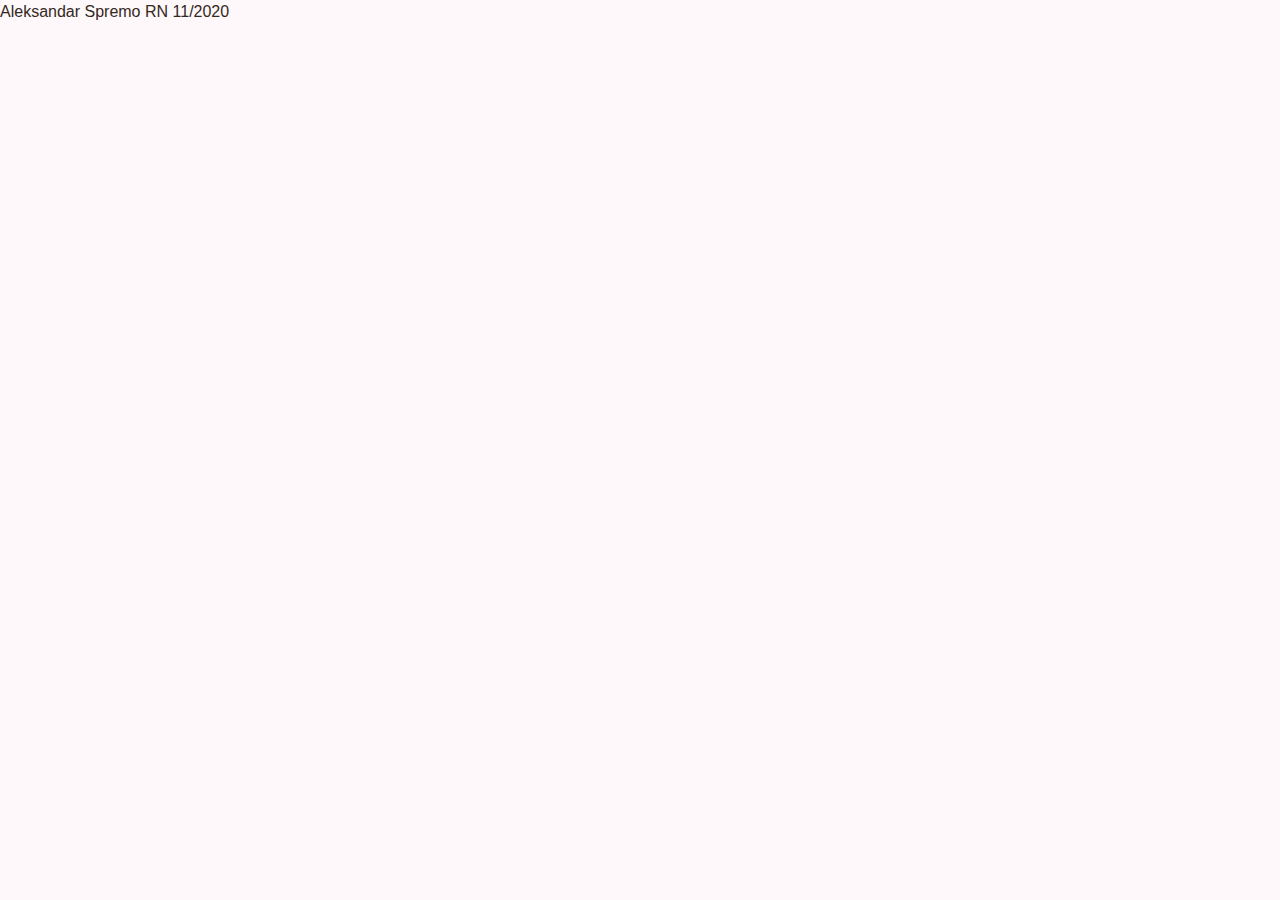
<file: index.html>
<!DOCTYPE html>
<html lang="en">
<head>
    <meta charset="UTF-8">
    <meta http-equiv="X-UA-Compatible" content="IE=edge">
    <meta name="viewport" content="width=device-width, initial-scale=1.0">
    <link href="bootstrap.min.css" rel="stylesheet">
    <link href="custom-css-bootstrap-magic-2023-05-06.css" rel="stylesheet" >
    <title>Document</title>
</head>
<body>
    <script src="bootstrap.bundle.min.js"></script>
    Aleksandar Spremo RN 11/2020
</body>
</html>
</file>
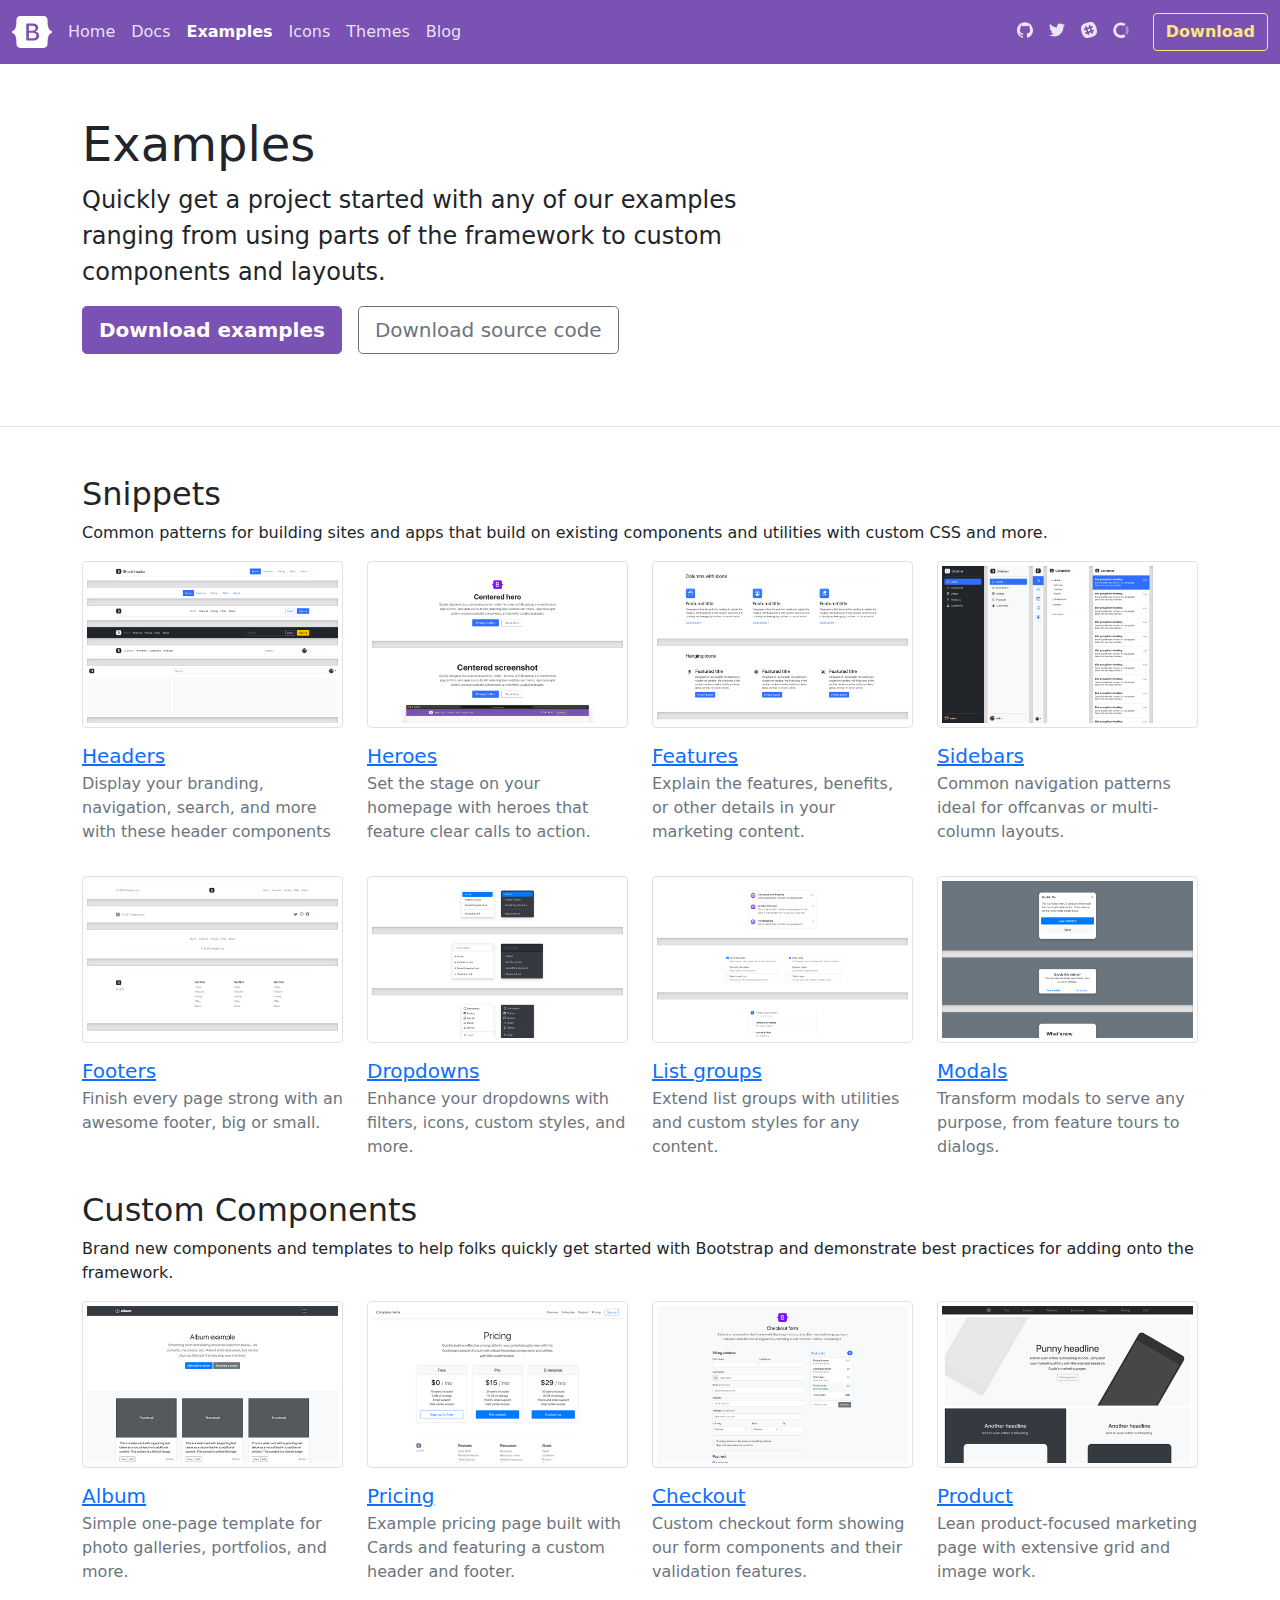
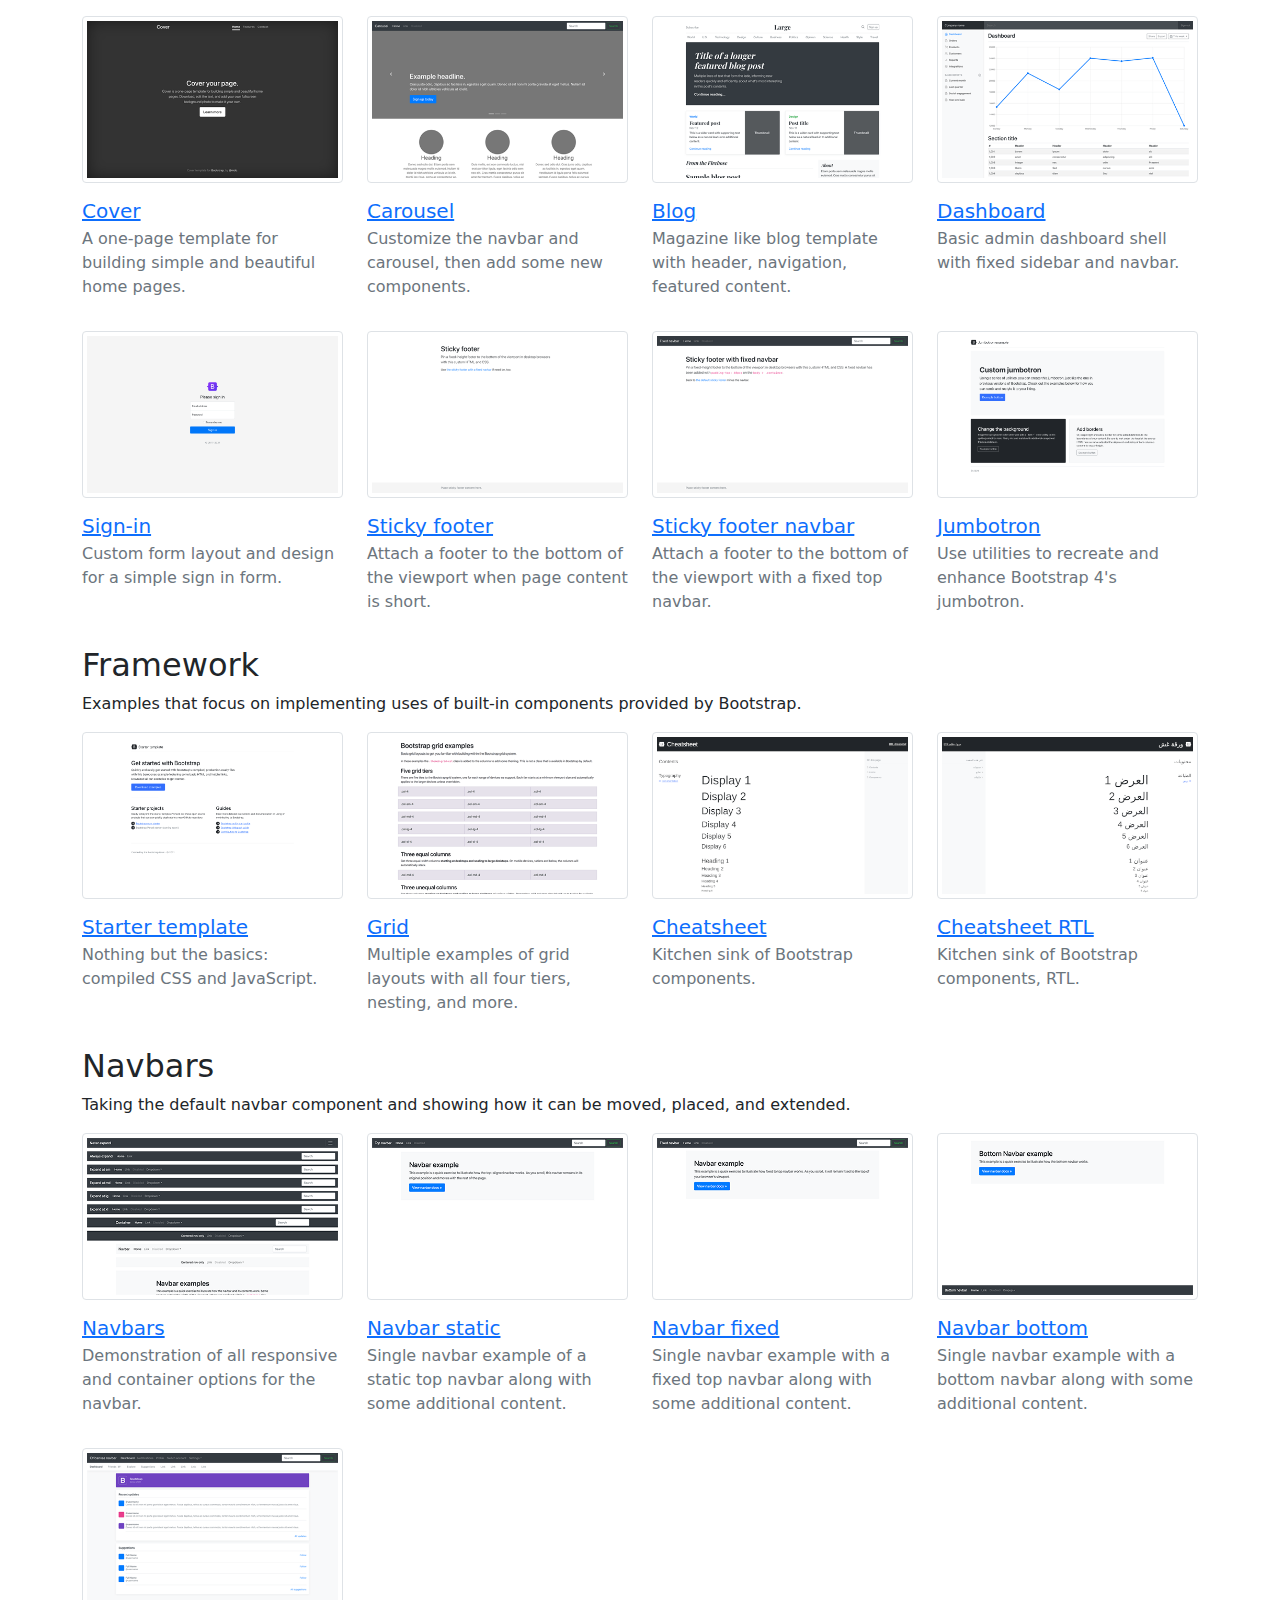
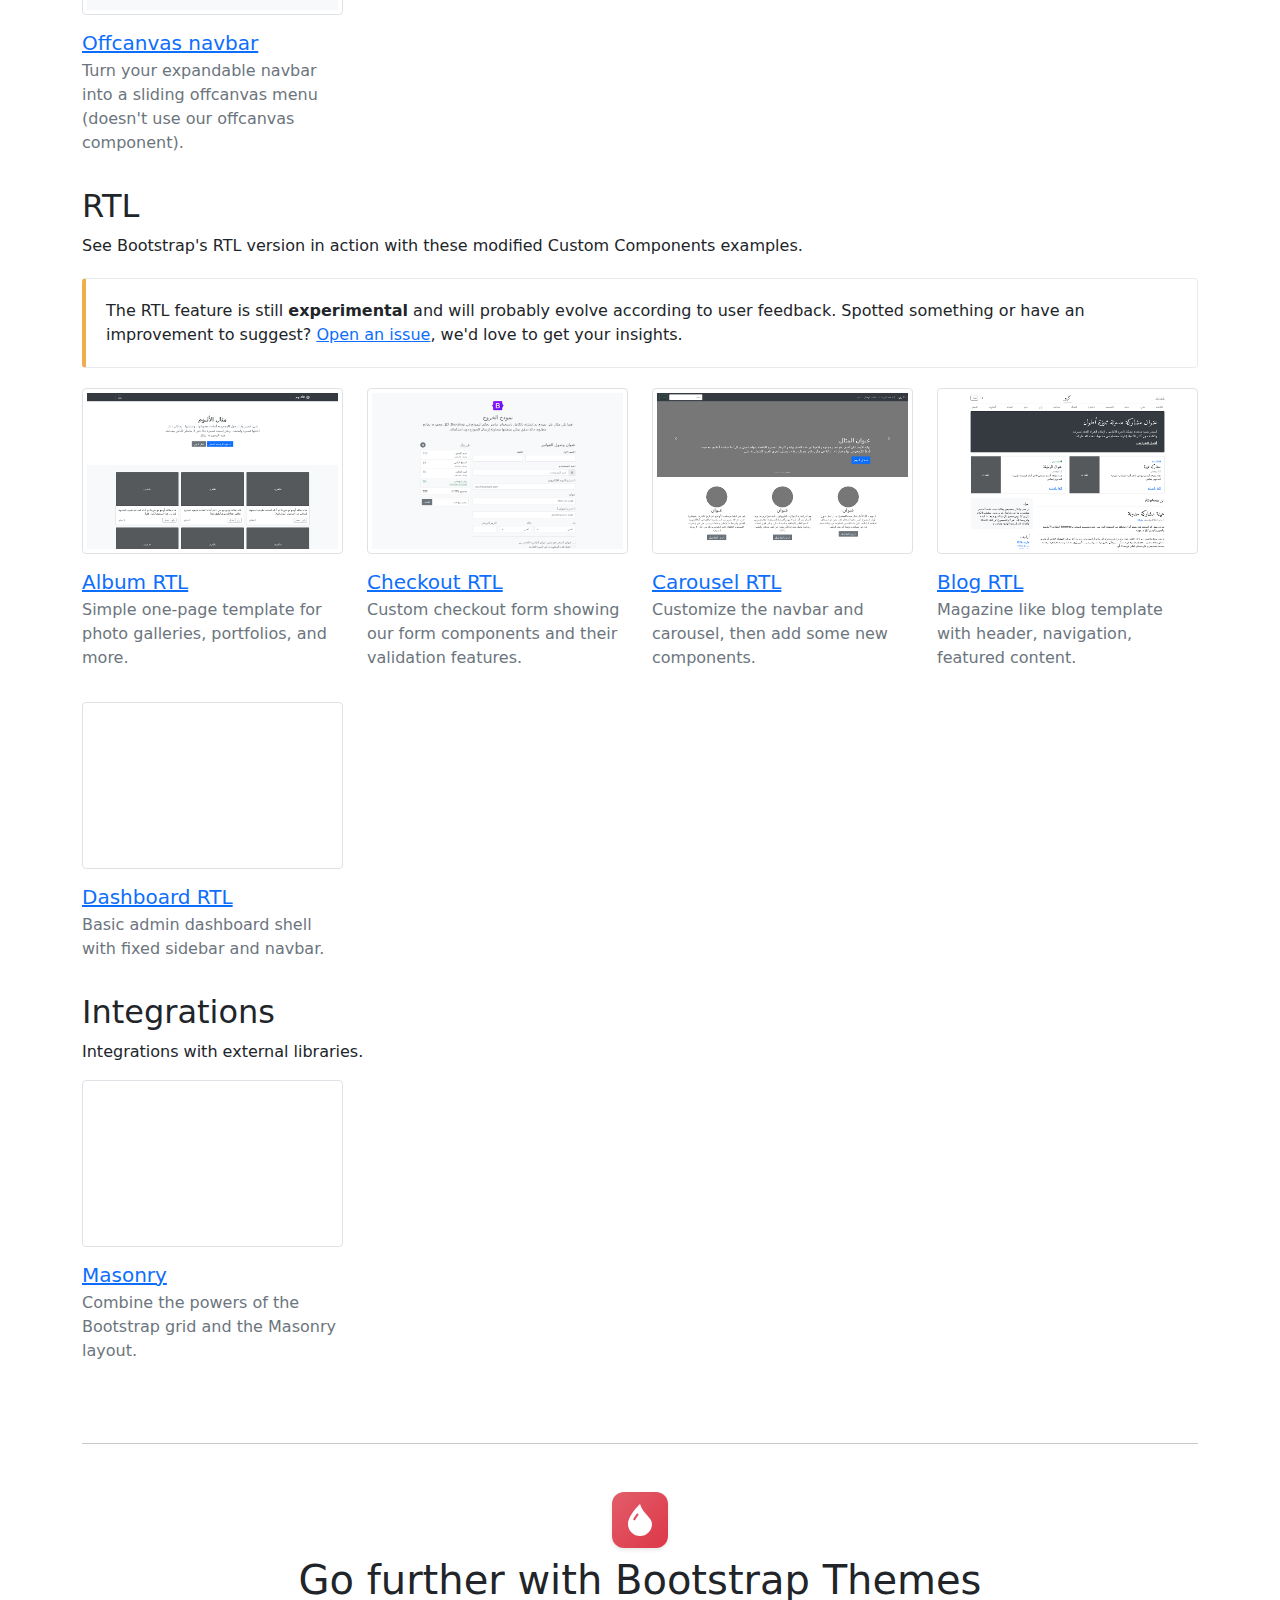
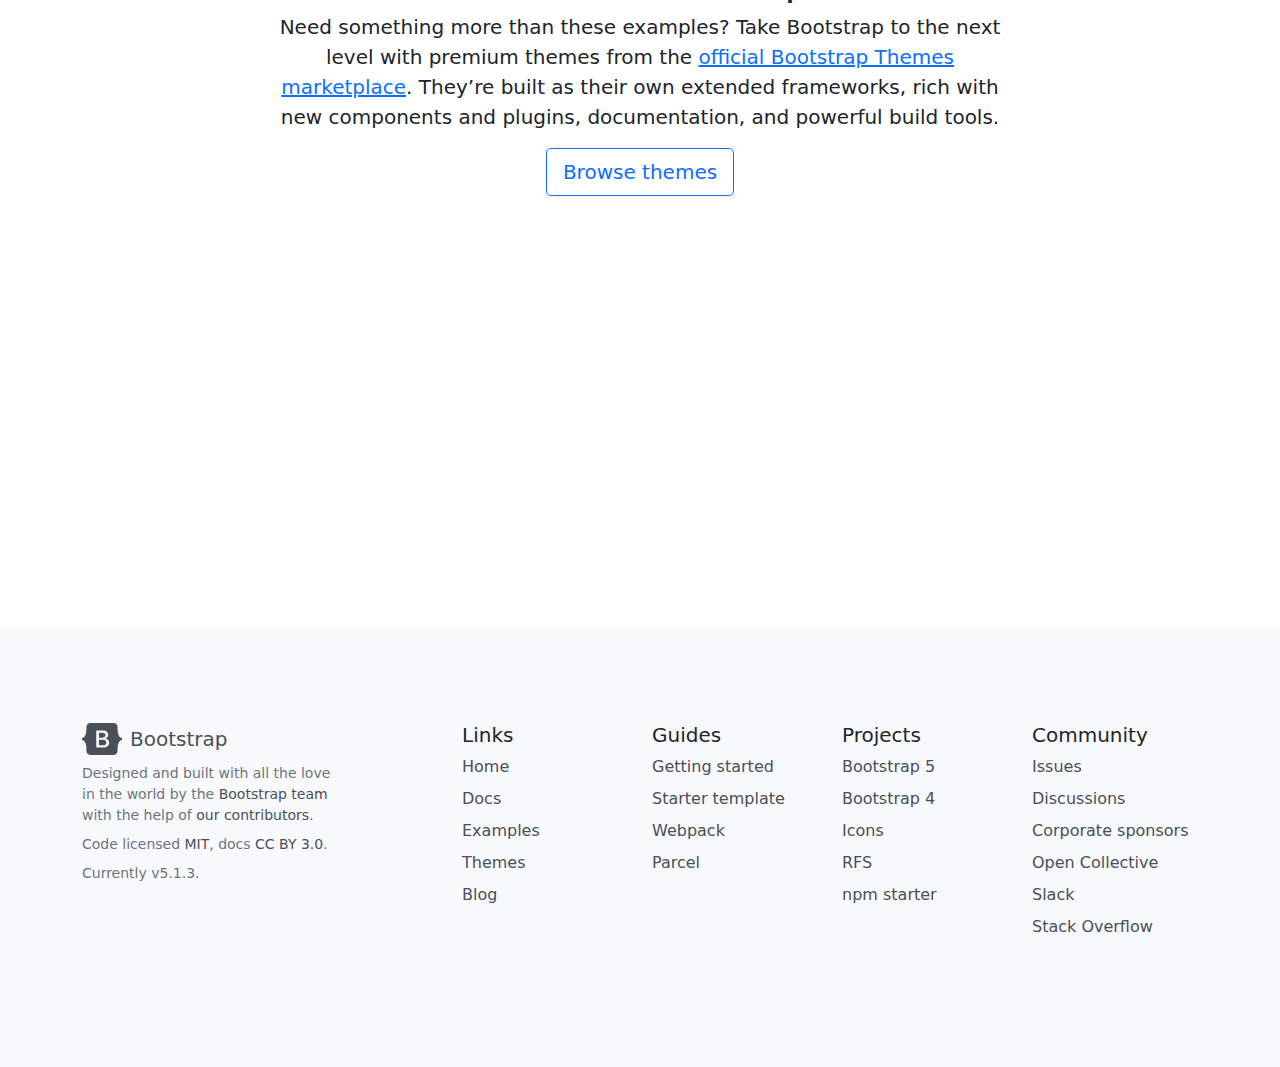
<file: bootstrap-offline-docs-5.1/examples/index.html>
<!doctype html>
<html lang="en">


<meta http-equiv="content-type" content="text/html;charset=utf-8" />
<head>
    <meta charset="utf-8">
<meta name="viewport" content="width=device-width, initial-scale=1">
<meta name="description" content="Quickly get a project started with any of our examples ranging from using parts of the framework to custom components and layouts.">
<meta name="author" content="Mark Otto, Jacob Thornton, and Bootstrap contributors">
<meta name="generator" content="Hugo 0.88.1">

<meta name="docsearch:language" content="en">
<meta name="docsearch:version" content="5.1">

<title>Examples · Bootstrap v5.1</title>

<link rel="canonical" href="index.html">



<!-- Bootstrap core CSS -->
<link href="../dist/css/bootstrap.min.css" rel="stylesheet" >

<link href="../assets/css/docs.css" rel="stylesheet">

<!-- Favicons -->
<link rel="apple-touch-icon" href="../assets/img/favicons/apple-touch-icon.png" sizes="180x180">
<link rel="icon" href="../assets/img/favicons/favicon-32x32.png" sizes="32x32" type="image/png">
<link rel="icon" href="../assets/img/favicons/favicon-16x16.png" sizes="16x16" type="image/png">
<link rel="manifest" href="../assets/img/favicons/manifest.json">
<link rel="mask-icon" href="../assets/img/favicons/safari-pinned-tab.svg" color="#7952b3">
<link rel="icon" href="../assets/img/favicons/favicon.ico">
<meta name="theme-color" content="#7952b3">

<!-- Twitter -->

<meta name="twitter:creator" content="@getbootstrap">
<meta name="twitter:title" content="Examples">
<meta name="twitter:description" content="Quickly get a project started with any of our examples ranging from using parts of the framework to custom components and layouts.">
<meta name="twitter:image" content="../assets/brand/bootstrap-social.png">

<!-- Facebook -->
<meta property="og:url" content="index.html">
<meta property="og:title" content="Examples">
<meta property="og:description" content="Quickly get a project started with any of our examples ranging from using parts of the framework to custom components and layouts.">
<meta property="og:type" content="website">
<meta property="og:image" content="../assets/brand/bootstrap-social.png">
<meta property="og:image:type" content="image/png">
<meta property="og:image:width" content="1000">
<meta property="og:image:height" content="500">




  </head>
  <body>
    <div class="skippy visually-hidden-focusable overflow-hidden">
  <div class="container-xl">
    <a class="d-inline-flex p-2 m-1" href="#content">Skip to main content</a>

  </div>
</div>


    <header class="navbar navbar-expand-md navbar-dark bd-navbar">
  <nav class="container-xxl flex-wrap flex-md-nowrap" aria-label="Main navigation">
    <a class="navbar-brand p-0 me-2" href="../../../index.html" aria-label="Bootstrap">
      <svg xmlns="http://www.w3.org/2000/svg" width="40" height="32" class="d-block my-1" viewBox="0 0 118 94" role="img"><title>Bootstrap</title><path fill-rule="evenodd" clip-rule="evenodd" d="M24.509 0c-6.733 0-11.715 5.893-11.492 12.284.214 6.14-.064 14.092-2.066 20.577C8.943 39.365 5.547 43.485 0 44.014v5.972c5.547.529 8.943 4.649 10.951 11.153 2.002 6.485 2.28 14.437 2.066 20.577C12.794 88.106 17.776 94 24.51 94H93.5c6.733 0 11.714-5.893 11.491-12.284-.214-6.14.064-14.092 2.066-20.577 2.009-6.504 5.396-10.624 10.943-11.153v-5.972c-5.547-.529-8.934-4.649-10.943-11.153-2.002-6.484-2.28-14.437-2.066-20.577C105.214 5.894 100.233 0 93.5 0H24.508zM80 57.863C80 66.663 73.436 72 62.543 72H44a2 2 0 01-2-2V24a2 2 0 012-2h18.437c9.083 0 15.044 4.92 15.044 12.474 0 5.302-4.01 10.049-9.119 10.88v.277C75.317 46.394 80 51.21 80 57.863zM60.521 28.34H49.948v14.934h8.905c6.884 0 10.68-2.772 10.68-7.727 0-4.643-3.264-7.207-9.012-7.207zM49.948 49.2v16.458H60.91c7.167 0 10.964-2.876 10.964-8.281 0-5.406-3.903-8.178-11.425-8.178H49.948z" fill="currentColor"/></svg>
    </a>

    <button class="navbar-toggler" type="button" data-bs-toggle="collapse" data-bs-target="#bdNavbar" aria-controls="bdNavbar" aria-expanded="false" aria-label="Toggle navigation">
      <svg xmlns="http://www.w3.org/2000/svg" width="32" height="32" class="bi" fill="currentColor" viewBox="0 0 16 16">
  <path fill-rule="evenodd" d="M2.5 11.5A.5.5 0 0 1 3 11h10a.5.5 0 0 1 0 1H3a.5.5 0 0 1-.5-.5zm0-4A.5.5 0 0 1 3 7h10a.5.5 0 0 1 0 1H3a.5.5 0 0 1-.5-.5zm0-4A.5.5 0 0 1 3 3h10a.5.5 0 0 1 0 1H3a.5.5 0 0 1-.5-.5z"/>
</svg>

    </button>

    <div class="collapse navbar-collapse" id="bdNavbar">
      <ul class="navbar-nav flex-row flex-wrap bd-navbar-nav pt-2 py-md-0">
        <li class="nav-item col-6 col-md-auto">
          <a class="nav-link p-2" href="../../../index.html" onclick="ga('send', 'event', 'Navbar', 'Community links', 'Bootstrap');">Home</a>
        </li>
        <li class="nav-item col-6 col-md-auto">
          <a class="nav-link p-2" href="../getting-started/introduction/index.html" onclick="ga('send', 'event', 'Navbar', 'Community links', 'Docs');">Docs</a>
        </li>
        <li class="nav-item col-6 col-md-auto">
          <a class="nav-link p-2 active" aria-current="true" href="index.html" onclick="ga('send', 'event', 'Navbar', 'Community links', 'Examples');">Examples</a>
        </li>
        <li class="nav-item col-6 col-md-auto">
          <a class="nav-link p-2" href="https://icons.getbootstrap.com/" onclick="ga('send', 'event', 'Navbar', 'Community links', 'Icons');" target="_blank" rel="noopener">Icons</a>
        </li>
        <li class="nav-item col-6 col-md-auto">
          <a class="nav-link p-2" href="https://themes.getbootstrap.com/" onclick="ga('send', 'event', 'Navbar', 'Community links', 'Themes');" target="_blank" rel="noopener">Themes</a>
        </li>
        <li class="nav-item col-6 col-md-auto">
          <a class="nav-link p-2" href="https://blog.getbootstrap.com/" onclick="ga('send', 'event', 'Navbar', 'Community links', 'Blog');" target="_blank" rel="noopener">Blog</a>
        </li>
      </ul>

      <hr class="d-md-none text-white-50">

      <ul class="navbar-nav flex-row flex-wrap ms-md-auto">
        <li class="nav-item col-6 col-md-auto">
          <a class="nav-link p-2" href="https://github.com/twbs" target="_blank" rel="noopener">
            <svg xmlns="http://www.w3.org/2000/svg" width="36" height="36" class="navbar-nav-svg d-inline-block align-text-top" viewBox="0 0 512 499.36" role="img"><title>GitHub</title><path fill="currentColor" fill-rule="evenodd" d="M256 0C114.64 0 0 114.61 0 256c0 113.09 73.34 209 175.08 242.9 12.8 2.35 17.47-5.56 17.47-12.34 0-6.08-.22-22.18-.35-43.54-71.2 15.49-86.2-34.34-86.2-34.34-11.64-29.57-28.42-37.45-28.42-37.45-23.27-15.84 1.73-15.55 1.73-15.55 25.69 1.81 39.21 26.38 39.21 26.38 22.84 39.12 59.92 27.82 74.5 21.27 2.33-16.54 8.94-27.82 16.25-34.22-56.84-6.43-116.6-28.43-116.6-126.49 0-27.95 10-50.8 26.35-68.69-2.63-6.48-11.42-32.5 2.51-67.75 0 0 21.49-6.88 70.4 26.24a242.65 242.65 0 0 1 128.18 0c48.87-33.13 70.33-26.24 70.33-26.24 14 35.25 5.18 61.27 2.55 67.75 16.41 17.9 26.31 40.75 26.31 68.69 0 98.35-59.85 120-116.88 126.32 9.19 7.9 17.38 23.53 17.38 47.41 0 34.22-.31 61.83-.31 70.23 0 6.85 4.61 14.81 17.6 12.31C438.72 464.97 512 369.08 512 256.02 512 114.62 397.37 0 256 0z"/></svg>
            <small class="d-md-none ms-2">GitHub</small>
          </a>
        </li>
        <li class="nav-item col-6 col-md-auto">
          <a class="nav-link p-2" href="https://twitter.com/getbootstrap" target="_blank" rel="noopener">
            <svg xmlns="http://www.w3.org/2000/svg" width="36" height="36" class="navbar-nav-svg d-inline-block align-text-top" viewBox="0 0 512 416.32" role="img"><title>Twitter</title><path fill="currentColor" d="M160.83 416.32c193.2 0 298.92-160.22 298.92-298.92 0-4.51 0-9-.2-13.52A214 214 0 0 0 512 49.38a212.93 212.93 0 0 1-60.44 16.6 105.7 105.7 0 0 0 46.3-58.19 209 209 0 0 1-66.79 25.37 105.09 105.09 0 0 0-181.73 71.91 116.12 116.12 0 0 0 2.66 24c-87.28-4.3-164.73-46.3-216.56-109.82A105.48 105.48 0 0 0 68 159.6a106.27 106.27 0 0 1-47.53-13.11v1.43a105.28 105.28 0 0 0 84.21 103.06 105.67 105.67 0 0 1-47.33 1.84 105.06 105.06 0 0 0 98.14 72.94A210.72 210.72 0 0 1 25 370.84a202.17 202.17 0 0 1-25-1.43 298.85 298.85 0 0 0 160.83 46.92"/></svg>
            <small class="d-md-none ms-2">Twitter</small>
          </a>
        </li>
        <li class="nav-item col-6 col-md-auto">
          <a class="nav-link p-2" href="https://bootstrap-slack.herokuapp.com/" target="_blank" rel="noopener">
            <svg xmlns="http://www.w3.org/2000/svg" width="36" height="36" class="navbar-nav-svg d-inline-block align-text-top" viewBox="0 0 512 512" role="img"><title>Slack</title><path fill="currentColor" d="M210.787 234.832l68.31-22.883 22.1 65.977-68.309 22.882z"/><path fill="currentColor" d="M490.54 185.6C437.7 9.59 361.6-31.34 185.6 21.46S-31.3 150.4 21.46 326.4 150.4 543.3 326.4 490.54 543.34 361.6 490.54 185.6zM401.7 299.8l-33.15 11.05 11.46 34.38c4.5 13.92-2.87 29.06-16.78 33.56-2.87.82-6.14 1.64-9 1.23a27.32 27.32 0 0 1-24.56-18l-11.46-34.38-68.36 22.92 11.46 34.38c4.5 13.92-2.87 29.06-16.78 33.56-2.87.82-6.14 1.64-9 1.23a27.32 27.32 0 0 1-24.56-18l-11.46-34.43-33.15 11.05c-2.87.82-6.14 1.64-9 1.23a27.32 27.32 0 0 1-24.56-18c-4.5-13.92 2.87-29.06 16.78-33.56l33.12-11.03-22.1-65.9-33.15 11.05c-2.87.82-6.14 1.64-9 1.23a27.32 27.32 0 0 1-24.56-18c-4.48-13.93 2.89-29.07 16.81-33.58l33.15-11.05-11.46-34.38c-4.5-13.92 2.87-29.06 16.78-33.56s29.06 2.87 33.56 16.78l11.46 34.38 68.36-22.92-11.46-34.38c-4.5-13.92 2.87-29.06 16.78-33.56s29.06 2.87 33.56 16.78l11.47 34.42 33.15-11.05c13.92-4.5 29.06 2.87 33.56 16.78s-2.87 29.06-16.78 33.56L329.7 194.6l22.1 65.9 33.15-11.05c13.92-4.5 29.06 2.87 33.56 16.78s-2.88 29.07-16.81 33.57z"/></svg>
            <small class="d-md-none ms-2">Slack</small>
          </a>
        </li>
        <li class="nav-item col-6 col-md-auto">
          <a class="nav-link p-2" href="https://opencollective.com/bootstrap" target="_blank" rel="noopener">
            <svg xmlns="http://www.w3.org/2000/svg" width="36" height="36" fill="currentColor" fill-rule="evenodd" class="navbar-nav-svg d-inline-block align-text-top" viewBox="0 0 40 41" role="img"><title>Open Collective</title><path fill-opacity=".4" d="M32.8 21c0 2.4-.8 4.9-2 6.9l5.1 5.1c2.5-3.4 4.1-7.6 4.1-12 0-4.6-1.6-8.8-4-12.2L30.7 14c1.2 2 2 4.3 2 7z"/><path d="M20 33.7a12.8 12.8 0 0 1 0-25.6c2.6 0 5 .7 7 2.1L32 5a20 20 0 1 0 .1 31.9l-5-5.2a13 13 0 0 1-7 2z"/></svg>
            <small class="d-md-none ms-2">Open Collective</small>
          </a>
        </li>
      </ul>

      <a class="btn btn-bd-download d-lg-inline-block my-2 my-md-0 ms-md-3" href="../getting-started/download/index.html">Download</a>
    </div>
  </nav>
</header>



  <header class="py-5 border-bottom">
    <div class="container pt-md-1 pb-md-4">
      <div class="row">
        <div class="col-xl-8">
          <h1 class="bd-title mt-0">Examples</h1>
          <p class="bd-lead">Quickly get a project started with any of our examples ranging from using parts of the framework to custom components and layouts.</p>

          <div class="d-flex flex-column flex-sm-row">
            <a href="https://github.com/twbs/bootstrap/releases/download/v5.1.3/bootstrap-5.1.3-examples.zip" class="btn btn-lg btn-bd-primary" onclick="ga('send', 'event', 'Examples', 'Hero', 'Download Examples');">Download examples</a>
            <a href="https://github.com/twbs/bootstrap/archive/v5.1.3.zip" class="btn btn-lg btn-outline-secondary mt-3 mt-sm-0 ms-sm-3" onclick="ga('send', 'event', 'Examples', 'Hero', 'Download');">Download source code</a>
          </div>

        </div>


        </div>
      </div>
    </div>
  </header>

  <main class="bd-content order-1 py-5" id="content">
    <div class="container">

<h2 id="snippets">Snippets</h2>
  <p>Common patterns for building sites and apps that build on existing components and utilities with custom CSS and more.</p>
  <div class="row">
      <div class="col-sm-6 col-md-4 col-xl-3 mb-3">
        <a class="d-block" href="headers/index.html">
          <img class="img-thumbnail mb-3" srcset="../assets/img/examples/headers.png,
                                                  ../assets/img/examples/headers@2x.png 2x"
                                          src="../assets/img/examples/headers.png"
                                          alt=""
                                          width="480" height="300"
                                          loading="lazy">
          <h3 class="h5 mb-1">Headers</h3>
        </a>
        <p class="text-muted">Display your branding, navigation, search, and more with these header components</p>
      </div>


      <div class="col-sm-6 col-md-4 col-xl-3 mb-3">
        <a class="d-block" href="heroes/index.html">
          <img class="img-thumbnail mb-3" srcset="../assets/img/examples/heroes.png,
                                                  ../assets/img/examples/heroes@2x.png 2x"
                                          src="../assets/img/examples/heroes.png"
                                          alt=""
                                          width="480" height="300"
                                          loading="lazy">
          <h3 class="h5 mb-1">Heroes</h3>
        </a>
        <p class="text-muted">Set the stage on your homepage with heroes that feature clear calls to action.</p>
      </div>


      <div class="col-sm-6 col-md-4 col-xl-3 mb-3">
        <a class="d-block" href="features/index.html">
          <img class="img-thumbnail mb-3" srcset="../assets/img/examples/features.png,
                                                  ../assets/img/examples/features@2x.png 2x"
                                          src="../assets/img/examples/features.png"
                                          alt=""
                                          width="480" height="300"
                                          loading="lazy">
          <h3 class="h5 mb-1">Features</h3>
        </a>
        <p class="text-muted">Explain the features, benefits, or other details in your marketing content.</p>
      </div>


      <div class="col-sm-6 col-md-4 col-xl-3 mb-3">
        <a class="d-block" href="sidebars/index.html">
          <img class="img-thumbnail mb-3" srcset="../assets/img/examples/sidebars.png,
                                                  ../assets/img/examples/sidebars@2x.png 2x"
                                          src="../assets/img/examples/sidebars.png"
                                          alt=""
                                          width="480" height="300"
                                          loading="lazy">
          <h3 class="h5 mb-1">Sidebars</h3>
        </a>
        <p class="text-muted">Common navigation patterns ideal for offcanvas or multi-column layouts.</p>
      </div>


      <div class="col-sm-6 col-md-4 col-xl-3 mb-3">
        <a class="d-block" href="footers/index.html">
          <img class="img-thumbnail mb-3" srcset="../assets/img/examples/footers.png,
                                                  ../assets/img/examples/footers@2x.png 2x"
                                          src="../assets/img/examples/footers.png"
                                          alt=""
                                          width="480" height="300"
                                          loading="lazy">
          <h3 class="h5 mb-1">Footers</h3>
        </a>
        <p class="text-muted">Finish every page strong with an awesome footer, big or small.</p>
      </div>


      <div class="col-sm-6 col-md-4 col-xl-3 mb-3">
        <a class="d-block" href="dropdowns/index.html">
          <img class="img-thumbnail mb-3" srcset="../assets/img/examples/dropdowns.png,
                                                  ../assets/img/examples/dropdowns@2x.png 2x"
                                          src="../assets/img/examples/dropdowns.png"
                                          alt=""
                                          width="480" height="300"
                                          loading="lazy">
          <h3 class="h5 mb-1">Dropdowns</h3>
        </a>
        <p class="text-muted">Enhance your dropdowns with filters, icons, custom styles, and more.</p>
      </div>


      <div class="col-sm-6 col-md-4 col-xl-3 mb-3">
        <a class="d-block" href="list-groups/index.html">
          <img class="img-thumbnail mb-3" srcset="../assets/img/examples/list-groups.png,
                                                  ../assets/img/examples/list-groups@2x.png 2x"
                                          src="../assets/img/examples/list-groups.png"
                                          alt=""
                                          width="480" height="300"
                                          loading="lazy">
          <h3 class="h5 mb-1">List groups</h3>
        </a>
        <p class="text-muted">Extend list groups with utilities and custom styles for any content.</p>
      </div>


      <div class="col-sm-6 col-md-4 col-xl-3 mb-3">
        <a class="d-block" href="modals/index.html">
          <img class="img-thumbnail mb-3" srcset="../assets/img/examples/modals.png,
                                                  ../assets/img/examples/modals@2x.png 2x"
                                          src="../assets/img/examples/modals.png"
                                          alt=""
                                          width="480" height="300"
                                          loading="lazy">
          <h3 class="h5 mb-1">Modals</h3>
        </a>
        <p class="text-muted">Transform modals to serve any purpose, from feature tours to dialogs.</p>
      </div>
    </div>
  <h2 id="custom-components">Custom Components</h2>
  <p>Brand new components and templates to help folks quickly get started with Bootstrap and demonstrate best practices for adding onto the framework.</p>
  <div class="row">
      <div class="col-sm-6 col-md-4 col-xl-3 mb-3">
        <a class="d-block" href="album/index.html">
          <img class="img-thumbnail mb-3" srcset="../assets/img/examples/album.png,
                                                  ../assets/img/examples/album@2x.png 2x"
                                          src="../assets/img/examples/album.png"
                                          alt=""
                                          width="480" height="300"
                                          loading="lazy">
          <h3 class="h5 mb-1">Album</h3>
        </a>
        <p class="text-muted">Simple one-page template for photo galleries, portfolios, and more.</p>
      </div>


      <div class="col-sm-6 col-md-4 col-xl-3 mb-3">
        <a class="d-block" href="pricing/index.html">
          <img class="img-thumbnail mb-3" srcset="../assets/img/examples/pricing.png,
                                                  ../assets/img/examples/pricing@2x.png 2x"
                                          src="../assets/img/examples/pricing.png"
                                          alt=""
                                          width="480" height="300"
                                          loading="lazy">
          <h3 class="h5 mb-1">Pricing</h3>
        </a>
        <p class="text-muted">Example pricing page built with Cards and featuring a custom header and footer.</p>
      </div>


      <div class="col-sm-6 col-md-4 col-xl-3 mb-3">
        <a class="d-block" href="checkout/index.html">
          <img class="img-thumbnail mb-3" srcset="../assets/img/examples/checkout.png,
                                                  ../assets/img/examples/checkout@2x.png 2x"
                                          src="../assets/img/examples/checkout.png"
                                          alt=""
                                          width="480" height="300"
                                          loading="lazy">
          <h3 class="h5 mb-1">Checkout</h3>
        </a>
        <p class="text-muted">Custom checkout form showing our form components and their validation features.</p>
      </div>


      <div class="col-sm-6 col-md-4 col-xl-3 mb-3">
        <a class="d-block" href="product/index.html">
          <img class="img-thumbnail mb-3" srcset="../assets/img/examples/product.png,
                                                  ../assets/img/examples/product@2x.png 2x"
                                          src="../assets/img/examples/product.png"
                                          alt=""
                                          width="480" height="300"
                                          loading="lazy">
          <h3 class="h5 mb-1">Product</h3>
        </a>
        <p class="text-muted">Lean product-focused marketing page with extensive grid and image work.</p>
      </div>


      <div class="col-sm-6 col-md-4 col-xl-3 mb-3">
        <a class="d-block" href="cover/index.html">
          <img class="img-thumbnail mb-3" srcset="../assets/img/examples/cover.png,
                                                  ../assets/img/examples/cover@2x.png 2x"
                                          src="../assets/img/examples/cover.png"
                                          alt=""
                                          width="480" height="300"
                                          loading="lazy">
          <h3 class="h5 mb-1">Cover</h3>
        </a>
        <p class="text-muted">A one-page template for building simple and beautiful home pages.</p>
      </div>


      <div class="col-sm-6 col-md-4 col-xl-3 mb-3">
        <a class="d-block" href="carousel/index.html">
          <img class="img-thumbnail mb-3" srcset="../assets/img/examples/carousel.png,
                                                  ../assets/img/examples/carousel@2x.png 2x"
                                          src="../assets/img/examples/carousel.png"
                                          alt=""
                                          width="480" height="300"
                                          loading="lazy">
          <h3 class="h5 mb-1">Carousel</h3>
        </a>
        <p class="text-muted">Customize the navbar and carousel, then add some new components.</p>
      </div>


      <div class="col-sm-6 col-md-4 col-xl-3 mb-3">
        <a class="d-block" href="blog/index.html">
          <img class="img-thumbnail mb-3" srcset="../assets/img/examples/blog.png,
                                                  ../assets/img/examples/blog@2x.png 2x"
                                          src="../assets/img/examples/blog.png"
                                          alt=""
                                          width="480" height="300"
                                          loading="lazy">
          <h3 class="h5 mb-1">Blog</h3>
        </a>
        <p class="text-muted">Magazine like blog template with header, navigation, featured content.</p>
      </div>


      <div class="col-sm-6 col-md-4 col-xl-3 mb-3">
        <a class="d-block" href="dashboard/index.html">
          <img class="img-thumbnail mb-3" srcset="../assets/img/examples/dashboard.png,
                                                  ../assets/img/examples/dashboard@2x.png 2x"
                                          src="../assets/img/examples/dashboard.png"
                                          alt=""
                                          width="480" height="300"
                                          loading="lazy">
          <h3 class="h5 mb-1">Dashboard</h3>
        </a>
        <p class="text-muted">Basic admin dashboard shell with fixed sidebar and navbar.</p>
      </div>


      <div class="col-sm-6 col-md-4 col-xl-3 mb-3">
        <a class="d-block" href="sign-in/index.html">
          <img class="img-thumbnail mb-3" srcset="../assets/img/examples/sign-in.png,
                                                  ../assets/img/examples/sign-in@2x.png 2x"
                                          src="../assets/img/examples/sign-in.png"
                                          alt=""
                                          width="480" height="300"
                                          loading="lazy">
          <h3 class="h5 mb-1">Sign-in</h3>
        </a>
        <p class="text-muted">Custom form layout and design for a simple sign in form.</p>
      </div>


      <div class="col-sm-6 col-md-4 col-xl-3 mb-3">
        <a class="d-block" href="sticky-footer/index.html">
          <img class="img-thumbnail mb-3" srcset="../assets/img/examples/sticky-footer.png,
                                                  ../assets/img/examples/sticky-footer@2x.png 2x"
                                          src="../assets/img/examples/sticky-footer.png"
                                          alt=""
                                          width="480" height="300"
                                          loading="lazy">
          <h3 class="h5 mb-1">Sticky footer</h3>
        </a>
        <p class="text-muted">Attach a footer to the bottom of the viewport when page content is short.</p>
      </div>


      <div class="col-sm-6 col-md-4 col-xl-3 mb-3">
        <a class="d-block" href="sticky-footer-navbar/index.html">
          <img class="img-thumbnail mb-3" srcset="../assets/img/examples/sticky-footer-navbar.png,
                                                  ../assets/img/examples/sticky-footer-navbar@2x.png 2x"
                                          src="../assets/img/examples/sticky-footer-navbar.png"
                                          alt=""
                                          width="480" height="300"
                                          loading="lazy">
          <h3 class="h5 mb-1">Sticky footer navbar</h3>
        </a>
        <p class="text-muted">Attach a footer to the bottom of the viewport with a fixed top navbar.</p>
      </div>


      <div class="col-sm-6 col-md-4 col-xl-3 mb-3">
        <a class="d-block" href="jumbotron/index.html">
          <img class="img-thumbnail mb-3" srcset="../assets/img/examples/jumbotron.png,
                                                  ../assets/img/examples/jumbotron@2x.png 2x"
                                          src="../assets/img/examples/jumbotron.png"
                                          alt=""
                                          width="480" height="300"
                                          loading="lazy">
          <h3 class="h5 mb-1">Jumbotron</h3>
        </a>
        <p class="text-muted">Use utilities to recreate and enhance Bootstrap 4's jumbotron.</p>
      </div>
    </div>
  <h2 id="framework">Framework</h2>
  <p>Examples that focus on implementing uses of built-in components provided by Bootstrap.</p>
  <div class="row">
      <div class="col-sm-6 col-md-4 col-xl-3 mb-3">
        <a class="d-block" href="starter-template/index.html">
          <img class="img-thumbnail mb-3" srcset="../assets/img/examples/starter-template.png,
                                                  ../assets/img/examples/starter-template@2x.png 2x"
                                          src="../assets/img/examples/starter-template.png"
                                          alt=""
                                          width="480" height="300"
                                          loading="lazy">
          <h3 class="h5 mb-1">Starter template</h3>
        </a>
        <p class="text-muted">Nothing but the basics: compiled CSS and JavaScript.</p>
      </div>


      <div class="col-sm-6 col-md-4 col-xl-3 mb-3">
        <a class="d-block" href="grid/index.html">
          <img class="img-thumbnail mb-3" srcset="../assets/img/examples/grid.png,
                                                  ../assets/img/examples/grid@2x.png 2x"
                                          src="../assets/img/examples/grid.png"
                                          alt=""
                                          width="480" height="300"
                                          loading="lazy">
          <h3 class="h5 mb-1">Grid</h3>
        </a>
        <p class="text-muted">Multiple examples of grid layouts with all four tiers, nesting, and more.</p>
      </div>


      <div class="col-sm-6 col-md-4 col-xl-3 mb-3">
        <a class="d-block" href="cheatsheet/index.html">
          <img class="img-thumbnail mb-3" srcset="../assets/img/examples/cheatsheet.png,
                                                  ../assets/img/examples/cheatsheet@2x.png 2x"
                                          src="../assets/img/examples/cheatsheet.png"
                                          alt=""
                                          width="480" height="300"
                                          loading="lazy">
          <h3 class="h5 mb-1">Cheatsheet</h3>
        </a>
        <p class="text-muted">Kitchen sink of Bootstrap components.</p>
      </div>


      <div class="col-sm-6 col-md-4 col-xl-3 mb-3">
        <a class="d-block" href="cheatsheet-rtl/index.html" hreflang="ar">
          <img class="img-thumbnail mb-3" srcset="../assets/img/examples/cheatsheet-rtl.png,
                                                  ../assets/img/examples/cheatsheet-rtl@2x.png 2x"
                                          src="../assets/img/examples/cheatsheet-rtl.png"
                                          alt=""
                                          width="480" height="300"
                                          loading="lazy">
          <h3 class="h5 mb-1">Cheatsheet RTL</h3>
        </a>
        <p class="text-muted">Kitchen sink of Bootstrap components, RTL.</p>
      </div>
    </div>
  <h2 id="navbars">Navbars</h2>
  <p>Taking the default navbar component and showing how it can be moved, placed, and extended.</p>
  <div class="row">
      <div class="col-sm-6 col-md-4 col-xl-3 mb-3">
        <a class="d-block" href="navbars/index.html">
          <img class="img-thumbnail mb-3" srcset="../assets/img/examples/navbars.png,
                                                  ../assets/img/examples/navbars@2x.png 2x"
                                          src="../assets/img/examples/navbars.png"
                                          alt=""
                                          width="480" height="300"
                                          loading="lazy">
          <h3 class="h5 mb-1">Navbars</h3>
        </a>
        <p class="text-muted">Demonstration of all responsive and container options for the navbar.</p>
      </div>


      <div class="col-sm-6 col-md-4 col-xl-3 mb-3">
        <a class="d-block" href="navbar-static/index.html">
          <img class="img-thumbnail mb-3" srcset="../assets/img/examples/navbar-static.png,
                                                  ../assets/img/examples/navbar-static@2x.png 2x"
                                          src="../assets/img/examples/navbar-static.png"
                                          alt=""
                                          width="480" height="300"
                                          loading="lazy">
          <h3 class="h5 mb-1">Navbar static</h3>
        </a>
        <p class="text-muted">Single navbar example of a static top navbar along with some additional content.</p>
      </div>


      <div class="col-sm-6 col-md-4 col-xl-3 mb-3">
        <a class="d-block" href="navbar-fixed/index.html">
          <img class="img-thumbnail mb-3" srcset="../assets/img/examples/navbar-fixed.png,
                                                  ../assets/img/examples/navbar-fixed@2x.png 2x"
                                          src="../assets/img/examples/navbar-fixed.png"
                                          alt=""
                                          width="480" height="300"
                                          loading="lazy">
          <h3 class="h5 mb-1">Navbar fixed</h3>
        </a>
        <p class="text-muted">Single navbar example with a fixed top navbar along with some additional content.</p>
      </div>


      <div class="col-sm-6 col-md-4 col-xl-3 mb-3">
        <a class="d-block" href="navbar-bottom/index.html">
          <img class="img-thumbnail mb-3" srcset="../assets/img/examples/navbar-bottom.png,
                                                  ../assets/img/examples/navbar-bottom@2x.png 2x"
                                          src="../assets/img/examples/navbar-bottom.png"
                                          alt=""
                                          width="480" height="300"
                                          loading="lazy">
          <h3 class="h5 mb-1">Navbar bottom</h3>
        </a>
        <p class="text-muted">Single navbar example with a bottom navbar along with some additional content.</p>
      </div>


      <div class="col-sm-6 col-md-4 col-xl-3 mb-3">
        <a class="d-block" href="offcanvas-navbar/index.html">
          <img class="img-thumbnail mb-3" srcset="../assets/img/examples/offcanvas-navbar.png,
                                                  ../assets/img/examples/offcanvas-navbar@2x.png 2x"
                                          src="../assets/img/examples/offcanvas-navbar.png"
                                          alt=""
                                          width="480" height="300"
                                          loading="lazy">
          <h3 class="h5 mb-1">Offcanvas navbar</h3>
        </a>
        <p class="text-muted">Turn your expandable navbar into a sliding offcanvas menu (doesn't use our offcanvas component).</p>
      </div>
    </div>
  <h2 id="rtl">RTL</h2>
  <p>See Bootstrap's RTL version in action with these modified Custom Components examples.</p>
  <div class="bd-callout bd-callout-warning">
      <p>The RTL feature is still <strong>experimental</strong> and will probably evolve according to user feedback. Spotted something or have an improvement to suggest? <a href="https://github.com/twbs/bootstrap/issues/new">Open an issue</a>, we'd love to get your insights.</p>
    </div>
  <div class="row">
      <div class="col-sm-6 col-md-4 col-xl-3 mb-3">
        <a class="d-block" href="album-rtl/index.html" hreflang="ar">
          <img class="img-thumbnail mb-3" srcset="../assets/img/examples/album-rtl.png,
                                                  ../assets/img/examples/album-rtl@2x.png 2x"
                                          src="../assets/img/examples/album-rtl.png"
                                          alt=""
                                          width="480" height="300"
                                          loading="lazy">
          <h3 class="h5 mb-1">Album RTL</h3>
        </a>
        <p class="text-muted">Simple one-page template for photo galleries, portfolios, and more.</p>
      </div>


      <div class="col-sm-6 col-md-4 col-xl-3 mb-3">
        <a class="d-block" href="checkout-rtl/index.html" hreflang="ar">
          <img class="img-thumbnail mb-3" srcset="../assets/img/examples/checkout-rtl.png,
                                                  ../assets/img/examples/checkout-rtl@2x.png 2x"
                                          src="../assets/img/examples/checkout-rtl.png"
                                          alt=""
                                          width="480" height="300"
                                          loading="lazy">
          <h3 class="h5 mb-1">Checkout RTL</h3>
        </a>
        <p class="text-muted">Custom checkout form showing our form components and their validation features.</p>
      </div>


      <div class="col-sm-6 col-md-4 col-xl-3 mb-3">
        <a class="d-block" href="carousel-rtl/index.html" hreflang="ar">
          <img class="img-thumbnail mb-3" srcset="../assets/img/examples/carousel-rtl.png,
                                                  ../assets/img/examples/carousel-rtl@2x.png 2x"
                                          src="../assets/img/examples/carousel-rtl.png"
                                          alt=""
                                          width="480" height="300"
                                          loading="lazy">
          <h3 class="h5 mb-1">Carousel RTL</h3>
        </a>
        <p class="text-muted">Customize the navbar and carousel, then add some new components.</p>
      </div>


      <div class="col-sm-6 col-md-4 col-xl-3 mb-3">
        <a class="d-block" href="blog-rtl/index.html" hreflang="ar">
          <img class="img-thumbnail mb-3" srcset="../assets/img/examples/blog-rtl.png,
                                                  ../assets/img/examples/blog-rtl@2x.png 2x"
                                          src="../assets/img/examples/blog-rtl.png"
                                          alt=""
                                          width="480" height="300"
                                          loading="lazy">
          <h3 class="h5 mb-1">Blog RTL</h3>
        </a>
        <p class="text-muted">Magazine like blog template with header, navigation, featured content.</p>
      </div>


      <div class="col-sm-6 col-md-4 col-xl-3 mb-3">
        <a class="d-block" href="dashboard-rtl/index.html" hreflang="ar">
          <img class="img-thumbnail mb-3" srcset="../assets/img/examples/dashboard-rtl.png,
                                                  ../assets/img/examples/dashboard-rtl@2x.png 2x"
                                          src="../assets/img/examples/dashboard-rtl.png"
                                          alt=""
                                          width="480" height="300"
                                          loading="lazy">
          <h3 class="h5 mb-1">Dashboard RTL</h3>
        </a>
        <p class="text-muted">Basic admin dashboard shell with fixed sidebar and navbar.</p>
      </div>
    </div>
  <h2 id="integrations">Integrations</h2>
  <p>Integrations with external libraries.</p>
  <div class="row">
      <div class="col-sm-6 col-md-4 col-xl-3 mb-3">
        <a class="d-block" href="masonry/index.html">
          <img class="img-thumbnail mb-3" srcset="../assets/img/examples/masonry.png,
                                                  ../assets/img/examples/masonry@2x.png 2x"
                                          src="../assets/img/examples/masonry.png"
                                          alt=""
                                          width="480" height="300"
                                          loading="lazy">
          <h3 class="h5 mb-1">Masonry</h3>
        </a>
        <p class="text-muted">Combine the powers of the Bootstrap grid and the Masonry layout.</p>
      </div>
    </div>




        <hr class="my-5">
        <div class="container">
          <div class="text-center">
            <div class="masthead-followup-icon d-inline-block mb-2 text-white bg-danger">
              <svg xmlns="http://www.w3.org/2000/svg" width="32" height="32" fill="currentColor" focusable="false" viewBox="0 0 16 16">
  <path fill-rule="evenodd" d="M8 16a6 6 0 006-6c0-1.655-1.122-2.904-2.432-4.362C10.254 4.176 8.75 2.503 8 0c0 0-6 5.686-6 10a6 6 0 006 6zM6.646 4.646c-.376.377-1.272 1.489-2.093 3.13l.894.448c.78-1.559 1.616-2.58 1.907-2.87l-.708-.708z" clip-rule="evenodd"/>
</svg>

            </div>
              <h2 class="display-6 fw-normal">Go further with Bootstrap Themes</h2>
            <p class="col-md-10 col-lg-8 mx-auto lead">
              Need something more than these examples? Take Bootstrap to the next level with premium themes from the <a href="https://themes.getbootstrap.com/">official Bootstrap Themes marketplace</a>. They’re built as their own extended frameworks, rich with new components and plugins, documentation, and powerful build tools.
            </p>
            <a href="https://themes.getbootstrap.com/" class="btn btn-lg btn-outline-primary mb-3">Browse themes</a>
          </div>
          <img class="d-block img-fluid mt-3 mx-auto" srcset="../assets/img/bootstrap-themes-collage.png,
                                                              ../assets/img/bootstrap-themes-collage@2x.png 2x"
                                                        src="../assets/img/bootstrap-themes-collage.png"
                                                        alt="Bootstrap Themes" width="1150" height="320" loading="lazy">
        </div>

    </div>
  </main>


    <footer class="bd-footer py-5 mt-5 bg-light">
  <div class="container py-5">
    <div class="row">
      <div class="col-lg-3 mb-3">
        <a class="d-inline-flex align-items-center mb-2 link-dark text-decoration-none" href="../../../index.html" aria-label="Bootstrap">
          <svg xmlns="http://www.w3.org/2000/svg" width="40" height="32" class="d-block me-2" viewBox="0 0 118 94" role="img"><title>Bootstrap</title><path fill-rule="evenodd" clip-rule="evenodd" d="M24.509 0c-6.733 0-11.715 5.893-11.492 12.284.214 6.14-.064 14.092-2.066 20.577C8.943 39.365 5.547 43.485 0 44.014v5.972c5.547.529 8.943 4.649 10.951 11.153 2.002 6.485 2.28 14.437 2.066 20.577C12.794 88.106 17.776 94 24.51 94H93.5c6.733 0 11.714-5.893 11.491-12.284-.214-6.14.064-14.092 2.066-20.577 2.009-6.504 5.396-10.624 10.943-11.153v-5.972c-5.547-.529-8.934-4.649-10.943-11.153-2.002-6.484-2.28-14.437-2.066-20.577C105.214 5.894 100.233 0 93.5 0H24.508zM80 57.863C80 66.663 73.436 72 62.543 72H44a2 2 0 01-2-2V24a2 2 0 012-2h18.437c9.083 0 15.044 4.92 15.044 12.474 0 5.302-4.01 10.049-9.119 10.88v.277C75.317 46.394 80 51.21 80 57.863zM60.521 28.34H49.948v14.934h8.905c6.884 0 10.68-2.772 10.68-7.727 0-4.643-3.264-7.207-9.012-7.207zM49.948 49.2v16.458H60.91c7.167 0 10.964-2.876 10.964-8.281 0-5.406-3.903-8.178-11.425-8.178H49.948z" fill="currentColor"/></svg>
          <span class="fs-5">Bootstrap</span>
        </a>
        <ul class="list-unstyled small text-muted">
          <li class="mb-2">Designed and built with all the love in the world by the <a href="../about/team/index.html">Bootstrap team</a> with the help of <a href="https://github.com/twbs/bootstrap/graphs/contributors">our contributors</a>.</li>
          <li class="mb-2">Code licensed <a href="https://github.com/twbs/bootstrap/blob/main/LICENSE" target="_blank" rel="license noopener">MIT</a>, docs <a href="https://creativecommons.org/licenses/by/3.0/" target="_blank" rel="license noopener">CC BY 3.0</a>.</li>
          <li class="mb-2">Currently v5.1.3.</li>
        </ul>
      </div>
      <div class="col-6 col-lg-2 offset-lg-1 mb-3">
        <h5>Links</h5>
        <ul class="list-unstyled">
          <li class="mb-2"><a href="../../../index.html">Home</a></li>
          <li class="mb-2"><a href="../index.html">Docs</a></li>
          <li class="mb-2"><a href="index.html">Examples</a></li>
          <li class="mb-2"><a href="https://themes.getbootstrap.com/">Themes</a></li>
          <li class="mb-2"><a href="https://blog.getbootstrap.com/">Blog</a></li>
        </ul>
      </div>
      <div class="col-6 col-lg-2 mb-3">
        <h5>Guides</h5>
        <ul class="list-unstyled">
          <li class="mb-2"><a href="../getting-started/index.html">Getting started</a></li>
          <li class="mb-2"><a href="starter-template/index.html">Starter template</a></li>
          <li class="mb-2"><a href="../getting-started/webpack/index.html">Webpack</a></li>
          <li class="mb-2"><a href="../getting-started/parcel/index.html">Parcel</a></li>
        </ul>
      </div>
      <div class="col-6 col-lg-2 mb-3">
        <h5>Projects</h5>
        <ul class="list-unstyled">
          <li class="mb-2"><a href="https://github.com/twbs/bootstrap">Bootstrap 5</a></li>
          <li class="mb-2"><a href="https://github.com/twbs/bootstrap/tree/v4-dev">Bootstrap 4</a></li>
          <li class="mb-2"><a href="https://github.com/twbs/icons">Icons</a></li>
          <li class="mb-2"><a href="https://github.com/twbs/rfs">RFS</a></li>
          <li class="mb-2"><a href="https://github.com/twbs/bootstrap-npm-starter">npm starter</a></li>
        </ul>
      </div>
      <div class="col-6 col-lg-2 mb-3">
        <h5>Community</h5>
        <ul class="list-unstyled">
          <li class="mb-2"><a href="https://github.com/twbs/bootstrap/issues">Issues</a></li>
          <li class="mb-2"><a href="https://github.com/twbs/bootstrap/discussions">Discussions</a></li>
          <li class="mb-2"><a href="https://github.com/sponsors/twbs">Corporate sponsors</a></li>
          <li class="mb-2"><a href="https://opencollective.com/bootstrap">Open Collective</a></li>
          <li class="mb-2"><a href="https://bootstrap-slack.herokuapp.com/">Slack</a></li>
          <li class="mb-2"><a href="https://stackoverflow.com/questions/tagged/bootstrap-5">Stack Overflow</a></li>
        </ul>
      </div>
    </div>
  </div>
</footer>

    <script src="../dist/js/bootstrap.bundle.min.js" ></script>




<script src="../assets/js/docs.min.js"></script>




  </body>


</html>
</file>
<file: bootstrap-offline-docs-5.1/assets/css/docs.css>
/*!
 * Bootstrap Docs (https://getbootstrap.com/)
 * Copyright 2011-2021 The Bootstrap Authors
 * Copyright 2011-2021 Twitter, Inc.
 * Licensed under the Creative Commons Attribution 3.0 Unported License.
 * For details, see https://creativecommons.org/licenses/by/3.0/.
 */.grid{display:grid;grid-template-rows:repeat(var(--bs-rows, 1), 1fr);grid-template-columns:repeat(var(--bs-columns, 12), 1fr);gap:var(--bs-gap, 1.5rem)}.grid .g-col-1{grid-column:auto/span 1}.grid .g-col-2{grid-column:auto/span 2}.grid .g-col-3{grid-column:auto/span 3}.grid .g-col-4{grid-column:auto/span 4}.grid .g-col-5{grid-column:auto/span 5}.grid .g-col-6{grid-column:auto/span 6}.grid .g-col-7{grid-column:auto/span 7}.grid .g-col-8{grid-column:auto/span 8}.grid .g-col-9{grid-column:auto/span 9}.grid .g-col-10{grid-column:auto/span 10}.grid .g-col-11{grid-column:auto/span 11}.grid .g-col-12{grid-column:auto/span 12}.grid .g-start-1{grid-column-start:1}.grid .g-start-2{grid-column-start:2}.grid .g-start-3{grid-column-start:3}.grid .g-start-4{grid-column-start:4}.grid .g-start-5{grid-column-start:5}.grid .g-start-6{grid-column-start:6}.grid .g-start-7{grid-column-start:7}.grid .g-start-8{grid-column-start:8}.grid .g-start-9{grid-column-start:9}.grid .g-start-10{grid-column-start:10}.grid .g-start-11{grid-column-start:11}@media (min-width: 576px){.grid .g-col-sm-1{grid-column:auto/span 1}.grid .g-col-sm-2{grid-column:auto/span 2}.grid .g-col-sm-3{grid-column:auto/span 3}.grid .g-col-sm-4{grid-column:auto/span 4}.grid .g-col-sm-5{grid-column:auto/span 5}.grid .g-col-sm-6{grid-column:auto/span 6}.grid .g-col-sm-7{grid-column:auto/span 7}.grid .g-col-sm-8{grid-column:auto/span 8}.grid .g-col-sm-9{grid-column:auto/span 9}.grid .g-col-sm-10{grid-column:auto/span 10}.grid .g-col-sm-11{grid-column:auto/span 11}.grid .g-col-sm-12{grid-column:auto/span 12}.grid .g-start-sm-1{grid-column-start:1}.grid .g-start-sm-2{grid-column-start:2}.grid .g-start-sm-3{grid-column-start:3}.grid .g-start-sm-4{grid-column-start:4}.grid .g-start-sm-5{grid-column-start:5}.grid .g-start-sm-6{grid-column-start:6}.grid .g-start-sm-7{grid-column-start:7}.grid .g-start-sm-8{grid-column-start:8}.grid .g-start-sm-9{grid-column-start:9}.grid .g-start-sm-10{grid-column-start:10}.grid .g-start-sm-11{grid-column-start:11}}@media (min-width: 768px){.grid .g-col-md-1{grid-column:auto/span 1}.grid .g-col-md-2{grid-column:auto/span 2}.grid .g-col-md-3{grid-column:auto/span 3}.grid .g-col-md-4{grid-column:auto/span 4}.grid .g-col-md-5{grid-column:auto/span 5}.grid .g-col-md-6{grid-column:auto/span 6}.grid .g-col-md-7{grid-column:auto/span 7}.grid .g-col-md-8{grid-column:auto/span 8}.grid .g-col-md-9{grid-column:auto/span 9}.grid .g-col-md-10{grid-column:auto/span 10}.grid .g-col-md-11{grid-column:auto/span 11}.grid .g-col-md-12{grid-column:auto/span 12}.grid .g-start-md-1{grid-column-start:1}.grid .g-start-md-2{grid-column-start:2}.grid .g-start-md-3{grid-column-start:3}.grid .g-start-md-4{grid-column-start:4}.grid .g-start-md-5{grid-column-start:5}.grid .g-start-md-6{grid-column-start:6}.grid .g-start-md-7{grid-column-start:7}.grid .g-start-md-8{grid-column-start:8}.grid .g-start-md-9{grid-column-start:9}.grid .g-start-md-10{grid-column-start:10}.grid .g-start-md-11{grid-column-start:11}}@media (min-width: 992px){.grid .g-col-lg-1{grid-column:auto/span 1}.grid .g-col-lg-2{grid-column:auto/span 2}.grid .g-col-lg-3{grid-column:auto/span 3}.grid .g-col-lg-4{grid-column:auto/span 4}.grid .g-col-lg-5{grid-column:auto/span 5}.grid .g-col-lg-6{grid-column:auto/span 6}.grid .g-col-lg-7{grid-column:auto/span 7}.grid .g-col-lg-8{grid-column:auto/span 8}.grid .g-col-lg-9{grid-column:auto/span 9}.grid .g-col-lg-10{grid-column:auto/span 10}.grid .g-col-lg-11{grid-column:auto/span 11}.grid .g-col-lg-12{grid-column:auto/span 12}.grid .g-start-lg-1{grid-column-start:1}.grid .g-start-lg-2{grid-column-start:2}.grid .g-start-lg-3{grid-column-start:3}.grid .g-start-lg-4{grid-column-start:4}.grid .g-start-lg-5{grid-column-start:5}.grid .g-start-lg-6{grid-column-start:6}.grid .g-start-lg-7{grid-column-start:7}.grid .g-start-lg-8{grid-column-start:8}.grid .g-start-lg-9{grid-column-start:9}.grid .g-start-lg-10{grid-column-start:10}.grid .g-start-lg-11{grid-column-start:11}}@media (min-width: 1200px){.grid .g-col-xl-1{grid-column:auto/span 1}.grid .g-col-xl-2{grid-column:auto/span 2}.grid .g-col-xl-3{grid-column:auto/span 3}.grid .g-col-xl-4{grid-column:auto/span 4}.grid .g-col-xl-5{grid-column:auto/span 5}.grid .g-col-xl-6{grid-column:auto/span 6}.grid .g-col-xl-7{grid-column:auto/span 7}.grid .g-col-xl-8{grid-column:auto/span 8}.grid .g-col-xl-9{grid-column:auto/span 9}.grid .g-col-xl-10{grid-column:auto/span 10}.grid .g-col-xl-11{grid-column:auto/span 11}.grid .g-col-xl-12{grid-column:auto/span 12}.grid .g-start-xl-1{grid-column-start:1}.grid .g-start-xl-2{grid-column-start:2}.grid .g-start-xl-3{grid-column-start:3}.grid .g-start-xl-4{grid-column-start:4}.grid .g-start-xl-5{grid-column-start:5}.grid .g-start-xl-6{grid-column-start:6}.grid .g-start-xl-7{grid-column-start:7}.grid .g-start-xl-8{grid-column-start:8}.grid .g-start-xl-9{grid-column-start:9}.grid .g-start-xl-10{grid-column-start:10}.grid .g-start-xl-11{grid-column-start:11}}@media (min-width: 1400px){.grid .g-col-xxl-1{grid-column:auto/span 1}.grid .g-col-xxl-2{grid-column:auto/span 2}.grid .g-col-xxl-3{grid-column:auto/span 3}.grid .g-col-xxl-4{grid-column:auto/span 4}.grid .g-col-xxl-5{grid-column:auto/span 5}.grid .g-col-xxl-6{grid-column:auto/span 6}.grid .g-col-xxl-7{grid-column:auto/span 7}.grid .g-col-xxl-8{grid-column:auto/span 8}.grid .g-col-xxl-9{grid-column:auto/span 9}.grid .g-col-xxl-10{grid-column:auto/span 10}.grid .g-col-xxl-11{grid-column:auto/span 11}.grid .g-col-xxl-12{grid-column:auto/span 12}.grid .g-start-xxl-1{grid-column-start:1}.grid .g-start-xxl-2{grid-column-start:2}.grid .g-start-xxl-3{grid-column-start:3}.grid .g-start-xxl-4{grid-column-start:4}.grid .g-start-xxl-5{grid-column-start:5}.grid .g-start-xxl-6{grid-column-start:6}.grid .g-start-xxl-7{grid-column-start:7}.grid .g-start-xxl-8{grid-column-start:8}.grid .g-start-xxl-9{grid-column-start:9}.grid .g-start-xxl-10{grid-column-start:10}.grid .g-start-xxl-11{grid-column-start:11}}.bd-navbar{padding:.75rem 0;background-color:#7952b3}.bd-navbar .navbar-toggler{padding:0;border:0}.bd-navbar .navbar-nav .nav-link{padding-right:.25rem;padding-left:.25rem;color:rgba(255,255,255,0.85)}.bd-navbar .navbar-nav .nav-link:hover,.bd-navbar .navbar-nav .nav-link:focus{color:#fff}.bd-navbar .navbar-nav .nav-link.active{font-weight:600;color:#fff}.bd-navbar .navbar-nav-svg{width:1rem;height:1rem}.bd-subnavbar{position:relative;z-index:1020;background-color:rgba(255,255,255,0.95);box-shadow:0 0.5rem 1rem rgba(0,0,0,0.05),inset 0 -1px 0 rgba(0,0,0,0.15)}.bd-subnavbar .dropdown-menu{font-size:.875rem;box-shadow:0 0.5rem 1rem rgba(0,0,0,0.05)}.bd-subnavbar .dropdown-item.current{font-weight:600;background-image:url("data:image/svg+xml,%3csvg xmlns='http://www.w3.org/2000/svg' viewBox='0 0 8 8'%3e%3cpath fill='%23292b2c' d='M2.3 6.73L.6 4.53c-.4-1.04.46-1.4 1.1-.8l1.1 1.4 3.4-3.8c.6-.63 1.6-.27 1.2.7l-4 4.6c-.43.5-.8.4-1.1.1z'/%3e%3c/svg%3e");background-repeat:no-repeat;background-position:right 1rem top 0.6rem;background-size:.75rem .75rem}@media (min-width: 768px){.bd-subnavbar{position:-webkit-sticky;position:sticky;top:0}}.bd-search{position:relative}.bd-search::after{position:absolute;top:.4rem;right:.4rem;display:flex;align-items:center;justify-content:center;height:1.5rem;padding-right:.25rem;padding-left:.25rem;font-size:.75rem;color:#6c757d;content:"Ctrl + /";border:1px solid #dee2e6;border-radius:.125rem}@media (max-width: 767.98px){.bd-search{width:100%}}.bd-search .form-control{padding-right:3.75rem}.bd-search .form-control:focus{border-color:#7952b3;box-shadow:0 0 0 3px rgba(121,82,179,0.25)}.bd-sidebar-toggle{color:#6c757d}.bd-sidebar-toggle:hover,.bd-sidebar-toggle:focus{color:#7952b3}.bd-sidebar-toggle:focus{box-shadow:0 0 0 3px rgba(121,82,179,0.25)}.bd-sidebar-toggle .bi-collapse{display:none}.bd-sidebar-toggle:not(.collapsed) .bi-expand{display:none}.bd-sidebar-toggle:not(.collapsed) .bi-collapse{display:inline-block}.bd-masthead{padding:3rem 0;background:linear-gradient(165deg, #f7f5fb 50%, #fff 50%)}.bd-masthead h1{font-size:calc(1.525rem + 3.3vw);line-height:1}@media (min-width: 1200px){.bd-masthead h1{font-size:4rem}}.bd-masthead p:not(.lead){color:#495057}.bd-masthead .btn{padding:.8rem 2rem;font-weight:600}.bd-masthead .lead{font-size:calc(1.275rem + .3vw);font-weight:400;color:#495057}@media (min-width: 1200px){.bd-masthead .lead{font-size:1.5rem}}@media (min-width: 768px){.mw-md-75{max-width:75%}}.masthead-followup-icon{padding:.75rem;background-image:linear-gradient(to bottom right, rgba(255,255,255,0.2), rgba(255,255,255,0.01));border-radius:.75rem;box-shadow:0 0.125rem 0.25rem rgba(0,0,0,0.1)}.masthead-followup-svg{filter:drop-shadow(0 1px 0 rgba(0,0,0,0.125))}#carbonads{position:static;display:block;max-width:400px;padding:15px 15px 15px 160px;margin:2rem 0;overflow:hidden;font-size:.8125rem;line-height:1.4;text-align:left;background-color:rgba(0,0,0,0.05)}#carbonads a{color:#343a40;text-decoration:none}@media (min-width: 576px){#carbonads{max-width:330px;border-radius:4px}}.carbon-img{float:left;margin-left:-145px}.carbon-poweredby{display:block;margin-top:.75rem;color:#495057 !important}@media (min-width: 768px){:root{scroll-padding-top:4rem}}.bd-content>h2:not(:first-child){margin-top:3rem}.bd-content>h3{margin-top:2rem}.bd-content>ul li,.bd-content>ol li{margin-bottom:.25rem}.bd-content>ul li>p~ul,.bd-content>ol li>p~ul{margin-top:-.5rem;margin-bottom:1rem}.bd-content>.table{max-width:100%;margin-bottom:1.5rem;font-size:.875rem}@media (max-width: 991.98px){.bd-content>.table{display:block;overflow-x:auto}.bd-content>.table.table-bordered{border:0}}.bd-content>.table th:first-child,.bd-content>.table td:first-child{padding-left:0}.bd-content>.table th:not(:last-child),.bd-content>.table td:not(:last-child){padding-right:1.5rem}.bd-content>.table td:first-child>code{white-space:nowrap}.bd-title{font-size:calc(1.425rem + 2.1vw)}@media (min-width: 1200px){.bd-title{font-size:3rem}}.bd-lead{font-size:calc(1.275rem + .3vw);font-weight:300}@media (min-width: 1200px){.bd-lead{font-size:1.5rem}}.bd-text-purple-bright{color:#7952b3}.bd-bg-purple-bright{background-color:#7952b3}.skippy{background-color:#563d7c}.skippy a{color:#fff}@media (max-width: 767.98px){.bd-sidebar{margin:0 -.75rem 1rem}}.bd-links{overflow:auto;font-weight:600}@media (min-width: 768px){.bd-links{position:-webkit-sticky;position:sticky;top:5rem;display:block !important;height:calc(100vh - 7rem);padding-left:.25rem;margin-left:-.25rem;overflow-y:auto}}@media (max-width: 767.98px){.bd-links>ul{padding:1.5rem .75rem;background-color:#f8f9fa;border-bottom:1px solid #e9ecef}}.bd-links a{padding:.1875rem .5rem;margin-top:.125rem;margin-left:1.25rem;color:rgba(0,0,0,0.65);text-decoration:none}.bd-links a:hover,.bd-links a:focus{color:rgba(0,0,0,0.85);background-color:rgba(121,82,179,0.1)}.bd-links .btn{padding:.25rem .5rem;font-weight:600;color:rgba(0,0,0,0.65);background-color:transparent;border:0}.bd-links .btn:hover,.bd-links .btn:focus{color:rgba(0,0,0,0.85);background-color:rgba(121,82,179,0.1)}.bd-links .btn:focus{box-shadow:0 0 0 1px rgba(121,82,179,0.7)}.bd-links .btn::before{width:1.25em;line-height:0;content:url("data:image/svg+xml,%3csvg xmlns='http://www.w3.org/2000/svg' width='16' height='16' viewBox='0 0 16 16'%3e%3cpath fill='none' stroke='rgba%280,0,0,.5%29' stroke-linecap='round' stroke-linejoin='round' stroke-width='2' d='M5 14l6-6-6-6'/%3e%3c/svg%3e");transition:transform 0.35s ease;transform-origin:.5em 50%}@media (prefers-reduced-motion: reduce){.bd-links .btn::before{transition:none}}.bd-links .btn[aria-expanded="true"]{color:rgba(0,0,0,0.85)}.bd-links .btn[aria-expanded="true"]::before{transform:rotate(90deg)}.bd-links .active{font-weight:600;color:rgba(0,0,0,0.85)}@media (min-width: 768px){.bd-layout{display:grid;gap:1.5rem;grid-template-areas:"sidebar main";grid-template-columns:1fr 3fr}}@media (min-width: 992px){.bd-layout{grid-template-columns:1fr 5fr}}.bd-sidebar{grid-area:sidebar}.bd-main{grid-area:main}@media (min-width: 768px){.bd-main{display:grid;gap:inherit;grid-template-areas:"intro" "toc" "content";grid-template-rows:auto auto 1fr}}@media (min-width: 992px){.bd-main{grid-template-areas:"intro   toc" "content toc";grid-template-columns:4fr 1fr;grid-template-rows:auto 1fr}}.bd-intro{grid-area:intro}.bd-toc{grid-area:toc}.bd-content{grid-area:content;min-width:1px}@media (min-width: 992px){.bd-toc{position:-webkit-sticky;position:sticky;top:5rem;right:0;z-index:2;height:calc(100vh - 7rem);overflow-y:auto}}.bd-toc nav{font-size:.875rem}.bd-toc nav ul{padding-left:0;list-style:none}.bd-toc nav ul ul{padding-left:1rem;margin-top:.25rem}.bd-toc nav li{margin-bottom:.25rem}.bd-toc nav a{color:inherit}.bd-toc nav a:not(:hover){text-decoration:none}.bd-toc nav a code{font:inherit}.bd-footer a{color:#495057;text-decoration:none}.bd-footer a:hover,.bd-footer a:focus{color:#0d6efd;text-decoration:underline}.bd-example-row .row>.col,.bd-example-row .row>[class^="col-"]{padding-top:.75rem;padding-bottom:.75rem;background-color:rgba(39,41,43,0.03);border:1px solid rgba(39,41,43,0.1)}.bd-example-row .row+.row{margin-top:1rem}.bd-example-row-flex-cols .row{min-height:10rem;background-color:rgba(255,0,0,0.1)}.bd-example-cssgrid{text-align:center}.bd-example-cssgrid .grid+.grid{margin-top:1rem}.bd-example-cssgrid .grid>*{padding-top:.75rem;padding-bottom:.75rem;background-color:rgba(255,0,255,0.1);border:1px solid rgba(255,0,255,0.25)}.bd-highlight{background-color:rgba(86,61,124,0.15);border:1px solid rgba(86,61,124,0.15)}.example-container{width:800px;width:100%;padding-right:var(--bs-gutter-x, .75rem);padding-left:var(--bs-gutter-x, .75rem);margin-right:auto;margin-left:auto}.example-row{--bs-gutter-x: 1.5rem;--bs-gutter-y: 0;display:flex;flex-wrap:wrap;margin-top:calc(-1 * var(--bs-gutter-y));margin-right:calc(-.5 * var(--bs-gutter-x));margin-left:calc(-.5 * var(--bs-gutter-x))}.example-content-main{flex-shrink:0;width:100%;max-width:100%;padding-right:calc(var(--bs-gutter-x) * .5);padding-left:calc(var(--bs-gutter-x) * .5);margin-top:var(--bs-gutter-y)}@media (min-width: 576px){.example-content-main{flex:0 0 auto;width:50%}}@media (min-width: 992px){.example-content-main{flex:0 0 auto;width:66.666667%}}.example-content-secondary{flex-shrink:0;width:100%;max-width:100%;padding-right:calc(var(--bs-gutter-x) * .5);padding-left:calc(var(--bs-gutter-x) * .5);margin-top:var(--bs-gutter-y)}@media (min-width: 576px){.example-content-secondary{flex:0 0 auto;width:50%}}@media (min-width: 992px){.example-content-secondary{flex:0 0 auto;width:33.333333%}}.bd-example{position:relative;padding:1rem;margin:1rem -.75rem 0;border:solid #dee2e6;border-width:1px 0 0}.bd-example::after{display:block;clear:both;content:""}@media (min-width: 576px){.bd-example{padding:1.5rem;margin-right:0;margin-left:0;border-width:1px;border-top-left-radius:.25rem;border-top-right-radius:.25rem}.bd-example+.bd-clipboard+.highlight{border-bottom-right-radius:.25rem;border-bottom-left-radius:.25rem}}.bd-example+p{margin-top:2rem}.bd-example>.form-control+.form-control{margin-top:.5rem}.bd-example>.nav+.nav,.bd-example>.alert+.alert,.bd-example>.navbar+.navbar,.bd-example>.progress+.progress{margin-top:1rem}.bd-example>.dropdown-menu{position:static;display:block}.bd-example>:last-child{margin-bottom:0}.bd-example>svg+svg,.bd-example>img+img{margin-left:.5rem}.bd-example>.btn,.bd-example>.btn-group{margin:.25rem .125rem}.bd-example>.btn-toolbar+.btn-toolbar{margin-top:.5rem}.bd-example>.list-group{max-width:400px}.bd-example>[class*="list-group-horizontal"]{max-width:100%}.bd-example .fixed-top,.bd-example .sticky-top{position:static;margin:-1rem -1rem 1rem}.bd-example .fixed-bottom{position:static;margin:1rem -1rem -1rem}@media (min-width: 576px){.bd-example .fixed-top,.bd-example .sticky-top{margin:-1.5rem -1.5rem 1rem}.bd-example .fixed-bottom{margin:1rem -1.5rem -1.5rem}}.bd-example .pagination{margin-top:.5rem;margin-bottom:.5rem}.bd-example-ratios .ratio{display:inline-block;width:10rem;color:#6c757d;background-color:#f8f9fa;border:1px solid #dee2e6}.bd-example-ratios .ratio>div{display:flex;align-items:center;justify-content:center}.bd-example-ratios-breakpoint .ratio-4x3{width:16rem}@media (min-width: 768px){.bd-example-ratios-breakpoint .ratio-4x3{--bs-aspect-ratio: 50%}}.bd-example-modal{background-color:#fafafa}.bd-example-modal .modal{position:static;display:block}.bd-example-offcanvas{border-top-left-radius:0;border-bottom-left-radius:0}.bd-example-offcanvas .offcanvas{position:static;display:block;height:200px;visibility:visible;transform:translate(0)}.tooltip-demo a{white-space:nowrap}.scrollspy-example{position:relative;height:200px;margin-top:.5rem;overflow:auto}.scrollspy-example-2{position:relative;height:350px;overflow:auto}.bd-example-border-utils [class^="border"]{display:inline-block;width:5rem;height:5rem;margin:.25rem;background-color:#f5f5f5}.bd-example-border-utils-0 [class^="border"]{border:1px solid #dee2e6}.bd-example-rounded-utils [class*="rounded"]{margin:.25rem}.bd-example-position-utils{position:relative;padding:3em}.bd-example-position-utils .position-relative{height:200px;background-color:#f5f5f5}.bd-example-position-utils .position-absolute{width:2em;height:2em;background-color:#212529;border-radius:.25rem}.bd-example-position-examples::after{content:none}.bd-example-placeholder-cards::after{display:none}.bd-example-placeholder-cards .card{width:18rem}.bd-example-toasts{min-height:240px}.highlight{padding:1rem;margin-bottom:1rem;background-color:#f8f9fa}@media (min-width: 576px){.highlight{padding:1rem 1.5rem}}.highlight pre{padding:0;margin-top:.65rem;margin-bottom:.65rem;white-space:pre;background-color:transparent;border:0}.highlight pre code{font-size:inherit;color:#212529;word-wrap:normal}.bd-content .highlight{margin-right:-.75rem;margin-left:-.75rem}@media (min-width: 576px){.bd-content .highlight{margin-right:0;margin-left:0}}.btn-bd-primary{font-weight:600;color:#fff;background-color:#7952b3;border-color:#7952b3}.btn-bd-primary:hover,.btn-bd-primary:active{color:#fff;background-color:#61428f;border-color:#61428f}.btn-bd-primary:focus{box-shadow:0 0 0 3px rgba(121,82,179,0.25)}.btn-bd-download{font-weight:600;color:#ffe484;border-color:#ffe484}.btn-bd-download:hover,.btn-bd-download:active{color:#2a2730;background-color:#ffe484;border-color:#ffe484}.btn-bd-download:focus{box-shadow:0 0 0 3px rgba(255,228,132,0.25)}.btn-bd-light{color:#6c757d;border-color:#dee2e6}.show>.btn-bd-light,.btn-bd-light:hover,.btn-bd-light:active{color:#7952b3;background-color:#fff;border-color:#7952b3}.btn-bd-light:focus{box-shadow:0 0 0 3px rgba(121,82,179,0.25)}.bd-callout{padding:1.25rem;margin-top:1.25rem;margin-bottom:1.25rem;border:1px solid #e9ecef;border-left-width:.25rem;border-radius:.25rem}.bd-callout h4{margin-bottom:.25rem}.bd-callout p:last-child{margin-bottom:0}.bd-callout code{border-radius:.25rem}.bd-callout+.bd-callout{margin-top:-.25rem}.bd-callout-info{border-left-color:#5bc0de}.bd-callout-warning{border-left-color:#f0ad4e}.bd-callout-danger{border-left-color:#d9534f}.bd-brand-logos{color:#7952b3}.bd-brand-logos .inverse{color:#fff;background-color:#7952b3}.bd-brand-item+.bd-brand-item{border-top:1px solid #fff}@media (min-width: 768px){.bd-brand-item+.bd-brand-item{border-top:0;border-left:1px solid #fff}}.color-swatches{margin:0 -5px}.color-swatches .bd-purple{background-color:#563d7c}.color-swatches .bd-purple-light{background-color:#cbbde2}.color-swatches .bd-purple-lighter{background-color:#e5e1ea}.color-swatches .bd-gray{background-color:#f9f9f9}.color-swatch{width:4rem;height:4rem}@media (min-width: 768px){.color-swatch{width:6rem;height:6rem}}.swatch-blue{color:#fff;background-color:#0d6efd}.swatch-blue::after{position:absolute;top:1rem;right:1rem;padding-left:1rem;font-size:.75rem;line-height:1.35;white-space:pre;content:"4.50" "\a" "4.50" "\a" "4.66";background-color:#0d6efd;background-image:linear-gradient(to bottom, transparent 0.25rem, #fff 0.25rem 0.75rem, transparent 0.75rem 1.25rem, #fff 1.25rem 1.75rem, transparent 1.75rem 2.25rem, #000 2.25rem 2.75rem, transparent 2.75rem);background-repeat:no-repeat;background-size:.5rem 100%}.swatch-indigo{color:#fff;background-color:#6610f2}.swatch-indigo::after{position:absolute;top:1rem;right:1rem;padding-left:1rem;font-size:.75rem;line-height:1.35;white-space:pre;content:"7.18" "\a" "7.18" "\a" "2.92";background-color:#6610f2;background-image:linear-gradient(to bottom, transparent 0.25rem, #fff 0.25rem 0.75rem, transparent 0.75rem 1.25rem, #fff 1.25rem 1.75rem, transparent 1.75rem 2.25rem, #000 2.25rem 2.75rem, transparent 2.75rem);background-repeat:no-repeat;background-size:.5rem 100%}.swatch-purple{color:#fff;background-color:#6f42c1}.swatch-purple::after{position:absolute;top:1rem;right:1rem;padding-left:1rem;font-size:.75rem;line-height:1.35;white-space:pre;content:"6.51" "\a" "6.51" "\a" "3.22";background-color:#6f42c1;background-image:linear-gradient(to bottom, transparent 0.25rem, #fff 0.25rem 0.75rem, transparent 0.75rem 1.25rem, #fff 1.25rem 1.75rem, transparent 1.75rem 2.25rem, #000 2.25rem 2.75rem, transparent 2.75rem);background-repeat:no-repeat;background-size:.5rem 100%}.swatch-pink{color:#fff;background-color:#d63384}.swatch-pink::after{position:absolute;top:1rem;right:1rem;padding-left:1rem;font-size:.75rem;line-height:1.35;white-space:pre;content:"4.50" "\a" "4.50" "\a" "4.66";background-color:#d63384;background-image:linear-gradient(to bottom, transparent 0.25rem, #fff 0.25rem 0.75rem, transparent 0.75rem 1.25rem, #fff 1.25rem 1.75rem, transparent 1.75rem 2.25rem, #000 2.25rem 2.75rem, transparent 2.75rem);background-repeat:no-repeat;background-size:.5rem 100%}.swatch-red{color:#fff;background-color:#dc3545}.swatch-red::after{position:absolute;top:1rem;right:1rem;padding-left:1rem;font-size:.75rem;line-height:1.35;white-space:pre;content:"4.52" "\a" "4.52" "\a" "4.63";background-color:#dc3545;background-image:linear-gradient(to bottom, transparent 0.25rem, #fff 0.25rem 0.75rem, transparent 0.75rem 1.25rem, #fff 1.25rem 1.75rem, transparent 1.75rem 2.25rem, #000 2.25rem 2.75rem, transparent 2.75rem);background-repeat:no-repeat;background-size:.5rem 100%}.swatch-orange{color:#000;background-color:#fd7e14}.swatch-orange::after{position:absolute;top:1rem;right:1rem;padding-left:1rem;font-size:.75rem;line-height:1.35;white-space:pre;content:"8.17" "\a" "2.57" "\a" "8.17";background-color:#fd7e14;background-image:linear-gradient(to bottom, transparent 0.25rem, #000 0.25rem 0.75rem, transparent 0.75rem 1.25rem, #fff 1.25rem 1.75rem, transparent 1.75rem 2.25rem, #000 2.25rem 2.75rem, transparent 2.75rem);background-repeat:no-repeat;background-size:.5rem 100%}.swatch-yellow{color:#000;background-color:#ffc107}.swatch-yellow::after{position:absolute;top:1rem;right:1rem;padding-left:1rem;font-size:.75rem;line-height:1.35;white-space:pre;content:"12.8" "\a" "1.63" "\a" "12.8";background-color:#ffc107;background-image:linear-gradient(to bottom, transparent 0.25rem, #000 0.25rem 0.75rem, transparent 0.75rem 1.25rem, #fff 1.25rem 1.75rem, transparent 1.75rem 2.25rem, #000 2.25rem 2.75rem, transparent 2.75rem);background-repeat:no-repeat;background-size:.5rem 100%}.swatch-green{color:#fff;background-color:#198754}.swatch-green::after{position:absolute;top:1rem;right:1rem;padding-left:1rem;font-size:.75rem;line-height:1.35;white-space:pre;content:"4.53" "\a" "4.53" "\a" "4.63";background-color:#198754;background-image:linear-gradient(to bottom, transparent 0.25rem, #fff 0.25rem 0.75rem, transparent 0.75rem 1.25rem, #fff 1.25rem 1.75rem, transparent 1.75rem 2.25rem, #000 2.25rem 2.75rem, transparent 2.75rem);background-repeat:no-repeat;background-size:.5rem 100%}.swatch-teal{color:#000;background-color:#20c997}.swatch-teal::after{position:absolute;top:1rem;right:1rem;padding-left:1rem;font-size:.75rem;line-height:1.35;white-space:pre;content:"9.86" "\a" "2.12" "\a" "9.86";background-color:#20c997;background-image:linear-gradient(to bottom, transparent 0.25rem, #000 0.25rem 0.75rem, transparent 0.75rem 1.25rem, #fff 1.25rem 1.75rem, transparent 1.75rem 2.25rem, #000 2.25rem 2.75rem, transparent 2.75rem);background-repeat:no-repeat;background-size:.5rem 100%}.swatch-cyan{color:#000;background-color:#0dcaf0}.swatch-cyan::after{position:absolute;top:1rem;right:1rem;padding-left:1rem;font-size:.75rem;line-height:1.35;white-space:pre;content:"10.7" "\a" "1.95" "\a" "10.7";background-color:#0dcaf0;background-image:linear-gradient(to bottom, transparent 0.25rem, #000 0.25rem 0.75rem, transparent 0.75rem 1.25rem, #fff 1.25rem 1.75rem, transparent 1.75rem 2.25rem, #000 2.25rem 2.75rem, transparent 2.75rem);background-repeat:no-repeat;background-size:.5rem 100%}.swatch-white{color:#000;background-color:#fff}.swatch-white::after{position:absolute;top:1rem;right:1rem;padding-left:1rem;font-size:.75rem;line-height:1.35;white-space:pre;content:"21" "\a" "1" "\a" "21";background-color:#fff;background-image:linear-gradient(to bottom, transparent 0.25rem, #000 0.25rem 0.75rem, transparent 0.75rem 1.25rem, #fff 1.25rem 1.75rem, transparent 1.75rem 2.25rem, #000 2.25rem 2.75rem, transparent 2.75rem);background-repeat:no-repeat;background-size:.5rem 100%}.swatch-gray{color:#fff;background-color:#6c757d}.swatch-gray::after{position:absolute;top:1rem;right:1rem;padding-left:1rem;font-size:.75rem;line-height:1.35;white-space:pre;content:"4.68" "\a" "4.68" "\a" "4.47";background-color:#6c757d;background-image:linear-gradient(to bottom, transparent 0.25rem, #fff 0.25rem 0.75rem, transparent 0.75rem 1.25rem, #fff 1.25rem 1.75rem, transparent 1.75rem 2.25rem, #000 2.25rem 2.75rem, transparent 2.75rem);background-repeat:no-repeat;background-size:.5rem 100%}.swatch-gray-dark{color:#fff;background-color:#343a40}.swatch-gray-dark::after{position:absolute;top:1rem;right:1rem;padding-left:1rem;font-size:.75rem;line-height:1.35;white-space:pre;content:"11.5" "\a" "11.5" "\a" "1.82";background-color:#343a40;background-image:linear-gradient(to bottom, transparent 0.25rem, #fff 0.25rem 0.75rem, transparent 0.75rem 1.25rem, #fff 1.25rem 1.75rem, transparent 1.75rem 2.25rem, #000 2.25rem 2.75rem, transparent 2.75rem);background-repeat:no-repeat;background-size:.5rem 100%}.swatch-gray-500{color:#000;background-color:#adb5bd}.swatch-gray-500::after{position:absolute;top:1rem;right:1rem;padding-left:1rem;font-size:.75rem;line-height:1.35;white-space:pre;content:"10.1" "\a" "2.07" "\a" "10.1";background-color:#adb5bd;background-image:linear-gradient(to bottom, transparent 0.25rem, #000 0.25rem 0.75rem, transparent 0.75rem 1.25rem, #fff 1.25rem 1.75rem, transparent 1.75rem 2.25rem, #000 2.25rem 2.75rem, transparent 2.75rem);background-repeat:no-repeat;background-size:.5rem 100%}.bd-blue-100{color:#000;background-color:#cfe2ff}.bd-blue-200{color:#000;background-color:#9ec5fe}.bd-blue-300{color:#000;background-color:#6ea8fe}.bd-blue-400{color:#000;background-color:#3d8bfd}.bd-blue-500{color:#fff;background-color:#0d6efd}.bd-blue-600{color:#fff;background-color:#0a58ca}.bd-blue-700{color:#fff;background-color:#084298}.bd-blue-800{color:#fff;background-color:#052c65}.bd-blue-900{color:#fff;background-color:#031633}.bd-indigo-100{color:#000;background-color:#e0cffc}.bd-indigo-200{color:#000;background-color:#c29ffa}.bd-indigo-300{color:#000;background-color:#a370f7}.bd-indigo-400{color:#fff;background-color:#8540f5}.bd-indigo-500{color:#fff;background-color:#6610f2}.bd-indigo-600{color:#fff;background-color:#520dc2}.bd-indigo-700{color:#fff;background-color:#3d0a91}.bd-indigo-800{color:#fff;background-color:#290661}.bd-indigo-900{color:#fff;background-color:#140330}.bd-purple-100{color:#000;background-color:#e2d9f3}.bd-purple-200{color:#000;background-color:#c5b3e6}.bd-purple-300{color:#000;background-color:#a98eda}.bd-purple-400{color:#000;background-color:#8c68cd}.bd-purple-500{color:#fff;background-color:#6f42c1}.bd-purple-600{color:#fff;background-color:#59359a}.bd-purple-700{color:#fff;background-color:#432874}.bd-purple-800{color:#fff;background-color:#2c1a4d}.bd-purple-900{color:#fff;background-color:#160d27}.bd-pink-100{color:#000;background-color:#f7d6e6}.bd-pink-200{color:#000;background-color:#efadce}.bd-pink-300{color:#000;background-color:#e685b5}.bd-pink-400{color:#000;background-color:#de5c9d}.bd-pink-500{color:#fff;background-color:#d63384}.bd-pink-600{color:#fff;background-color:#ab296a}.bd-pink-700{color:#fff;background-color:#801f4f}.bd-pink-800{color:#fff;background-color:#561435}.bd-pink-900{color:#fff;background-color:#2b0a1a}.bd-red-100{color:#000;background-color:#f8d7da}.bd-red-200{color:#000;background-color:#f1aeb5}.bd-red-300{color:#000;background-color:#ea868f}.bd-red-400{color:#000;background-color:#e35d6a}.bd-red-500{color:#fff;background-color:#dc3545}.bd-red-600{color:#fff;background-color:#b02a37}.bd-red-700{color:#fff;background-color:#842029}.bd-red-800{color:#fff;background-color:#58151c}.bd-red-900{color:#fff;background-color:#2c0b0e}.bd-orange-100{color:#000;background-color:#ffe5d0}.bd-orange-200{color:#000;background-color:#fecba1}.bd-orange-300{color:#000;background-color:#feb272}.bd-orange-400{color:#000;background-color:#fd9843}.bd-orange-500{color:#000;background-color:#fd7e14}.bd-orange-600{color:#000;background-color:#ca6510}.bd-orange-700{color:#fff;background-color:#984c0c}.bd-orange-800{color:#fff;background-color:#653208}.bd-orange-900{color:#fff;background-color:#331904}.bd-yellow-100{color:#000;background-color:#fff3cd}.bd-yellow-200{color:#000;background-color:#ffe69c}.bd-yellow-300{color:#000;background-color:#ffda6a}.bd-yellow-400{color:#000;background-color:#ffcd39}.bd-yellow-500{color:#000;background-color:#ffc107}.bd-yellow-600{color:#000;background-color:#cc9a06}.bd-yellow-700{color:#000;background-color:#997404}.bd-yellow-800{color:#fff;background-color:#664d03}.bd-yellow-900{color:#fff;background-color:#332701}.bd-green-100{color:#000;background-color:#d1e7dd}.bd-green-200{color:#000;background-color:#a3cfbb}.bd-green-300{color:#000;background-color:#75b798}.bd-green-400{color:#000;background-color:#479f76}.bd-green-500{color:#fff;background-color:#198754}.bd-green-600{color:#fff;background-color:#146c43}.bd-green-700{color:#fff;background-color:#0f5132}.bd-green-800{color:#fff;background-color:#0a3622}.bd-green-900{color:#fff;background-color:#051b11}.bd-teal-100{color:#000;background-color:#d2f4ea}.bd-teal-200{color:#000;background-color:#a6e9d5}.bd-teal-300{color:#000;background-color:#79dfc1}.bd-teal-400{color:#000;background-color:#4dd4ac}.bd-teal-500{color:#000;background-color:#20c997}.bd-teal-600{color:#000;background-color:#1aa179}.bd-teal-700{color:#fff;background-color:#13795b}.bd-teal-800{color:#fff;background-color:#0d503c}.bd-teal-900{color:#fff;background-color:#06281e}.bd-cyan-100{color:#000;background-color:#cff4fc}.bd-cyan-200{color:#000;background-color:#9eeaf9}.bd-cyan-300{color:#000;background-color:#6edff6}.bd-cyan-400{color:#000;background-color:#3dd5f3}.bd-cyan-500{color:#000;background-color:#0dcaf0}.bd-cyan-600{color:#000;background-color:#0aa2c0}.bd-cyan-700{color:#fff;background-color:#087990}.bd-cyan-800{color:#fff;background-color:#055160}.bd-cyan-900{color:#fff;background-color:#032830}.bd-gray-100{color:#000;background-color:#f8f9fa}.bd-gray-200{color:#000;background-color:#e9ecef}.bd-gray-300{color:#000;background-color:#dee2e6}.bd-gray-400{color:#000;background-color:#ced4da}.bd-gray-500{color:#000;background-color:#adb5bd}.bd-gray-600{color:#fff;background-color:#6c757d}.bd-gray-700{color:#fff;background-color:#495057}.bd-gray-800{color:#fff;background-color:#343a40}.bd-gray-900{color:#fff;background-color:#212529}.bd-white{color:#000;background-color:#fff}.bd-black{color:#fff;background-color:#000}.bd-clipboard{position:relative;display:none;float:right}.bd-clipboard+.highlight{margin-top:0}@media (min-width: 768px){.bd-clipboard{display:block}}.btn-clipboard{position:absolute;top:.65rem;right:.65rem;z-index:10;display:block;padding:.25rem .5rem;font-size:.65em;color:#0d6efd;background-color:#fff;border:1px solid;border-radius:.25rem}.btn-clipboard:hover,.btn-clipboard:focus{color:#fff;background-color:#0d6efd}.bd-placeholder-img{font-size:1.125rem;text-anchor:middle;-webkit-user-select:none;-moz-user-select:none;user-select:none}.bd-placeholder-img-lg{font-size:calc(1.475rem + 2.7vw)}@media (min-width: 1200px){.bd-placeholder-img-lg{font-size:3.5rem}}.chroma .c{color:#727272}.chroma .ch{font-style:italic;color:#60a0b0}.chroma .cm{color:#727272}.chroma .cp{color:#008085}.chroma .cpf{color:#007020}.chroma .c1{color:#727272}.chroma .cs{color:#727272}.chroma .gd{background-color:#fcc;border:1px solid #c00}.chroma .ge{font-style:italic}.chroma .gr{color:#f00}.chroma .gh{color:#030}.chroma .gi{background-color:#cfc;border:1px solid #0c0}.chroma .go{color:#aaa}.chroma .gp{color:#009}.chroma .gs{font-weight:700}.chroma .gu{color:#030}.chroma .gt{color:#9c6}.chroma .gl{text-decoration:underline}.chroma .k{color:#069}.chroma .kc{color:#069}.chroma .kd{color:#069}.chroma .kn{color:#069}.chroma .kp{color:#069}.chroma .kr{color:#069}.chroma .kt{color:#078}.chroma .m{color:#c24f19}.chroma .mb{color:#40a070}.chroma .mf{color:#c24f19}.chroma .mh{color:#c24f19}.chroma .mi{color:#c24f19}.chroma .il{color:#c24f19}.chroma .mo{color:#c24f19}.chroma .s{color:#d73038}.chroma .sa{color:#4070a0}.chroma .sb{color:#c30}.chroma .sc{color:#c30}.chroma .dl{color:#4070a0}.chroma .sd{font-style:italic;color:#c30}.chroma .s2{color:#c30}.chroma .se{color:#c30}.chroma .sh{color:#c30}.chroma .si{color:#a00}.chroma .sx{color:#c30}.chroma .sr{color:#337e7e}.chroma .s1{color:#c30}.chroma .ss{color:#fc3}.chroma .na{color:#006ee0}.chroma .nb{color:#366}.chroma .nc{color:#168174}.chroma .no{color:#360}.chroma .nd{color:#6b62de}.chroma .ni{color:#727272}.chroma .ne{color:#c00}.chroma .nf{color:#b715f4}.chroma .nl{color:#6b62de}.chroma .nn{color:#007ca5}.chroma .nt{color:#2f6f9f}.chroma .nv{color:#033}.chroma .o{color:#555}.chroma .ow{color:#000}.chroma .w{color:#bbb}.chroma .language-bash::before,.chroma .language-sh::before{color:#009;content:"$ ";-webkit-user-select:none;-moz-user-select:none;user-select:none}.chroma .language-powershell::before{color:#009;content:"PM> ";-webkit-user-select:none;-moz-user-select:none;user-select:none}.anchorjs-link{font-weight:400;color:rgba(13,110,253,0.5);transition:color 0.15s ease-in-out}@media (prefers-reduced-motion: reduce){.anchorjs-link{transition:none}}.anchorjs-link:focus,.anchorjs-link:hover{color:#0d6efd;text-decoration:none}.algolia-autocomplete{width:100%}.ds-dropdown-menu{width:100%;padding:.5rem 0;margin:.125rem 0 0;font-size:.875rem;background-color:#fff;border:1px solid rgba(0,0,0,0.15);border-radius:.25rem}@media (min-width: 768px){.ds-dropdown-menu{width:400px}}.algolia-docsearch-suggestion--category-header{padding:.125rem 1rem;font-weight:600;color:#7952b3}:not(.algolia-docsearch-suggestion__main)>.algolia-docsearch-suggestion--category-header{display:none}.ds-suggestion:not(:first-child) .algolia-docsearch-suggestion--category-header{padding-top:.75rem;margin-top:.75rem;border-top:1px solid rgba(0,0,0,0.1)}.algolia-docsearch-suggestion--content{padding:.25rem 1rem}.ds-cursor .algolia-docsearch-suggestion--content{background-color:rgba(203,189,226,0.2)}.algolia-docsearch-suggestion{display:block;text-decoration:none}.algolia-docsearch-suggestion--subcategory-column{display:none}.algolia-docsearch-suggestion--subcategory-inline{display:inline;color:#495057}.algolia-docsearch-suggestion--subcategory-inline::after{padding:0 .25rem;content:"/"}.algolia-docsearch-suggestion--title{display:inline;font-weight:500;color:#343a40}.algolia-docsearch-suggestion--text{color:#343a40;font-size:.75rem}.algolia-docsearch-suggestion--highlight{color:#6f42c1;background-color:rgba(111,66,193,0.1)}.algolia-docsearch-footer{padding:.5rem 1rem 0;margin-top:.625rem;font-size:.75rem;color:#6c757d;border-top:1px solid rgba(0,0,0,0.1)}.algolia-docsearch-footer--logo{color:inherit}
</file>
